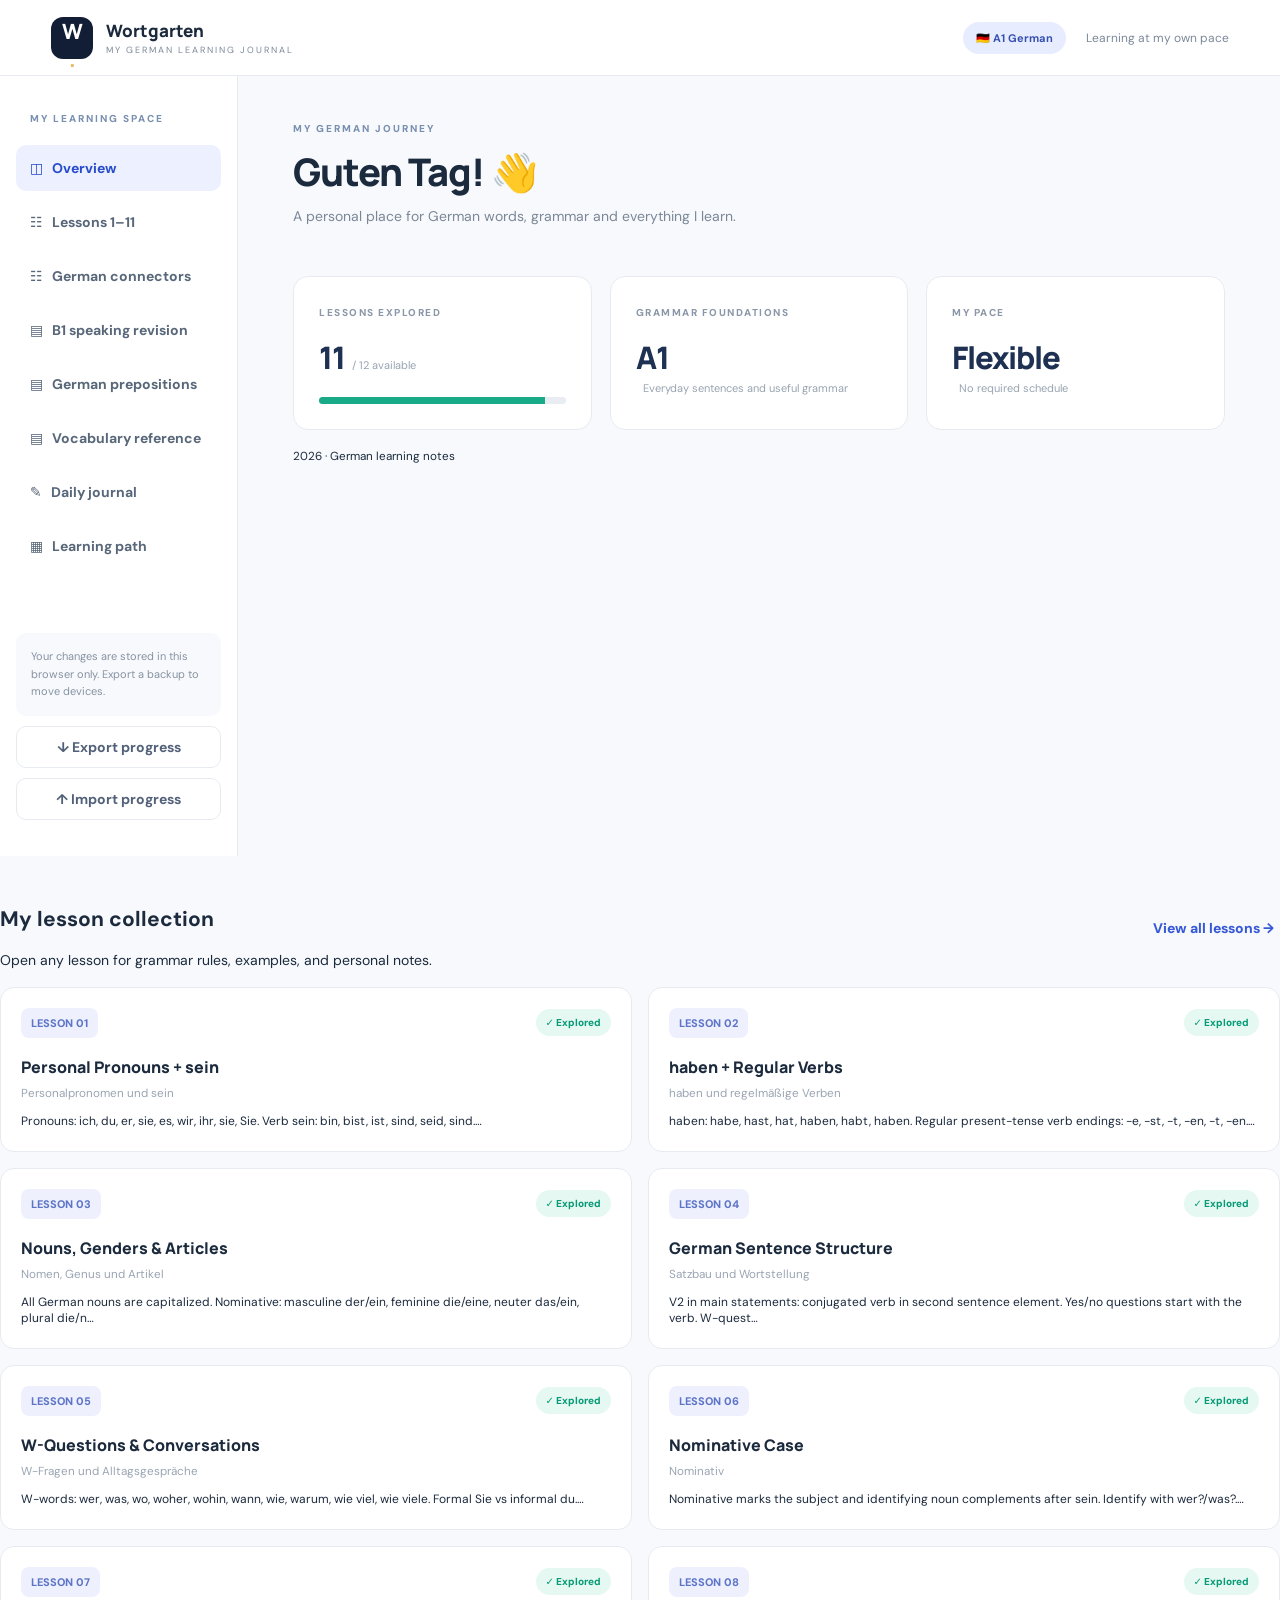
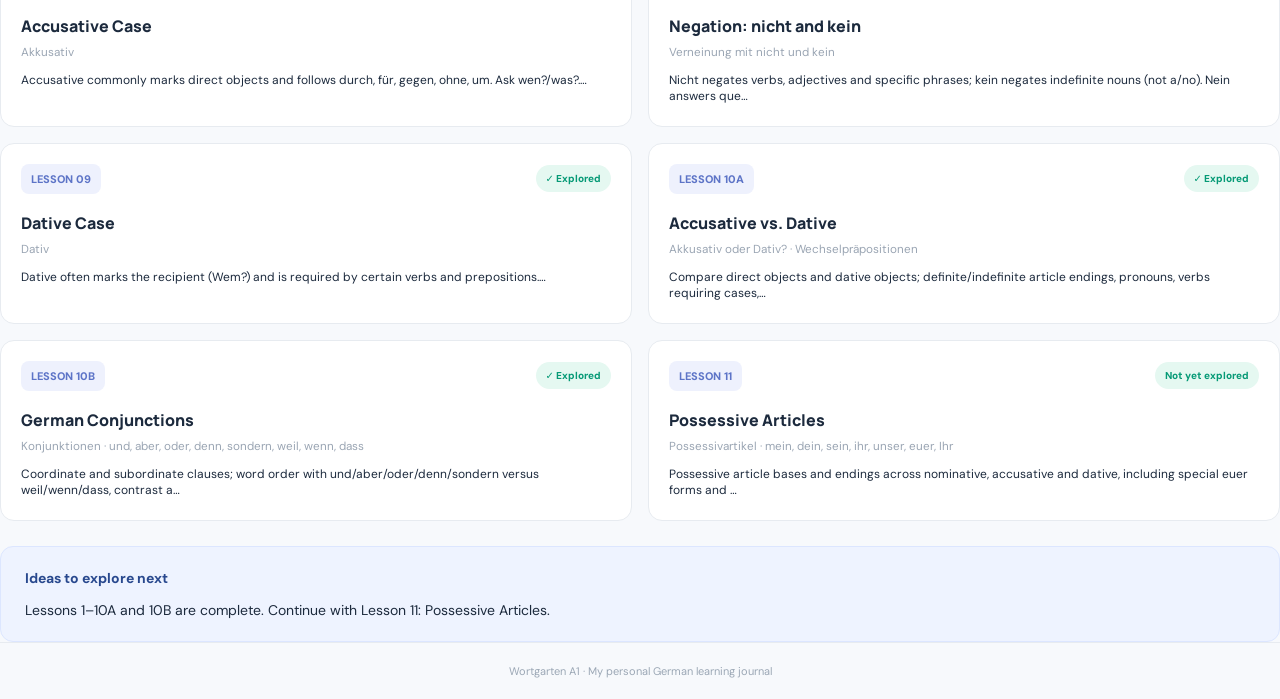
<file: index.html>
<!doctype html><html lang="en"><head><meta charset="utf-8"><meta name="viewport" content="width=device-width,initial-scale=1"><meta name="theme-color" content="#111e36"><meta name="description" content="Wortgarten A1 personal German learning journal: lessons, grammar and notes"><title>Wortgarten A1 · My German Learning Journal</title><link rel="stylesheet" href="style.css"></head><body>
<header class="top"><div class="brand"><span class="mark">W<span>.</span></span><div><strong>Wortgarten</strong><small>MY GERMAN LEARNING JOURNAL</small></div></div><div class="topright"><span class="pill">🇩🇪 A1 German</span><span class="subtle">Learning at my own pace</span></div></header>
<div class="shell"><aside class="sidebar"><p class="navcaption">MY LEARNING SPACE</p><button class="nav active" data-view="overview">◫ &nbsp; Overview</button><button class="nav" data-view="lessons">☷ &nbsp; Lessons 1–11</button><a class="nav" href="connectors.html" style="text-decoration:none">☷ &nbsp; German connectors</a><a class="nav" href="b1-speaking-revision.html" style="text-decoration:none">▤ &nbsp; B1 speaking revision</a><a class="nav" href="prepositions-guide.html" style="text-decoration:none">▤ &nbsp; German prepositions</a><a class="nav" href="vocabulary.html" style="text-decoration:none">▤ &nbsp; Vocabulary reference</a><button class="nav" data-view="journal">✎ &nbsp; Daily journal</button><button class="nav" data-view="plan">▦ &nbsp; Learning path</button><div class="sidebarbottom"><div class="tip">Your changes are stored in this browser only. Export a backup to move devices.</div><button class="smallbtn" id="exportBtn">↓ Export progress</button><label class="smallbtn import">↑ Import progress<input type="file" id="importFile" accept="application/json" hidden></label></div></aside>
<main class="content"><section id="overview" class="view active"><div class="eyebrow">MY GERMAN JOURNEY</div><div class="headrow"><div><h1>Guten Tag! <span class="wave">👋</span></h1><p>A personal place for German words, grammar and everything I learn.</p></div></div><div class="metrics"><div class="metric"><label>LESSONS EXPLORED</label><div><strong id="doneCount">11</strong><span>/ 12 available</span></div><div class="track"><i id="doneBar"></i></div></div><div class="metric"><label>GRAMMAR FOUNDATIONS</label><div><strong>A1</strong></div><small>Everyday sentences and useful grammar</small></div><div class="metric"><label>MY PACE</label><div><strong>Flexible</strong></div><small>No required schedule</small></div><small>2026 · German learning notes</small></div></div><div class="sectiontop"><div><h2>My lesson collection</h2><p>Open any lesson for grammar rules, examples, and personal notes.</p></div><button class="textbtn" data-goto="lessons">View all lessons →</button></div><div id="overviewCards" class="cards"></div><div class="notice"><strong>Ideas to explore next</strong><p>Lessons 1–10A and 10B are complete. Continue with Lesson 11: Possessive Articles.</p></div></section>
<section id="lessons" class="view"><div class="eyebrow">MY LESSON LIBRARY</div><h1>Lessons 1–11</h1><p>Read grammar notes and examples, and add your own notes for each topic.</p><div class="filter"><input id="searchLessons" placeholder="Search lessons or grammar…" aria-label="Search lessons"><span id="lessonTally">12 topics</span></div><div id="lessonList" class="lessonlist"></div></section>
<section id="journal" class="view"><div class="eyebrow">PERSONAL LEARNING LOG</div><h1>Daily journal</h1><p>What did you study today? Add your notes and save them in this browser.</p><form id="journalForm" class="formbox"><label>Date<input type="date" id="journalDate" required></label><label>Topic / lesson<input type="text" id="journalTopic" placeholder="e.g., Akkusativ examples" required></label><label>What I learned<textarea id="journalText" rows="4" placeholder="New rules, examples, mistakes, questions…" required></textarea></label><button class="primary" type="submit">+ Add journal entry</button></form><div class="sectiontop"><h2>My entries</h2><button class="textbtn" id="printBtn">Print / Save PDF</button></div><div id="journalEntries"></div></section>
<section id="plan" class="view"><div class="eyebrow">PERSONAL LEARNING PATH</div><h1>My learning path</h1><p>Lessons 1–11 completed. Lesson 10: Accusative vs. Dative is next.</p><div class="timeline"><div><b>A1</b><span>Greetings, pronouns and everyday phrases</span><em>Foundations</em></div><div><b>A1</b><span>Verbs, articles and sentence structure</span><em>Explore</em></div><div><b>A1</b><span>Cases, questions and everyday conversations</span><em>Explore</em></div><div><b>Later</b><span>New vocabulary, reading, listening and writing</span><em>Optional</em></div></div><div class="notice"><strong>Publishing vs syncing</strong><p>GitHub Pages serves the site. Checkboxes and journal entries save to your browser's local storage, not to your Git repository. Use Export / Import for backups. Automatic cross-device syncing would need a backend or external service.</p></div></section></main></div><footer>Wortgarten A1 · My personal German learning journal</footer><script src="app.js"></script></body></html>
</file>
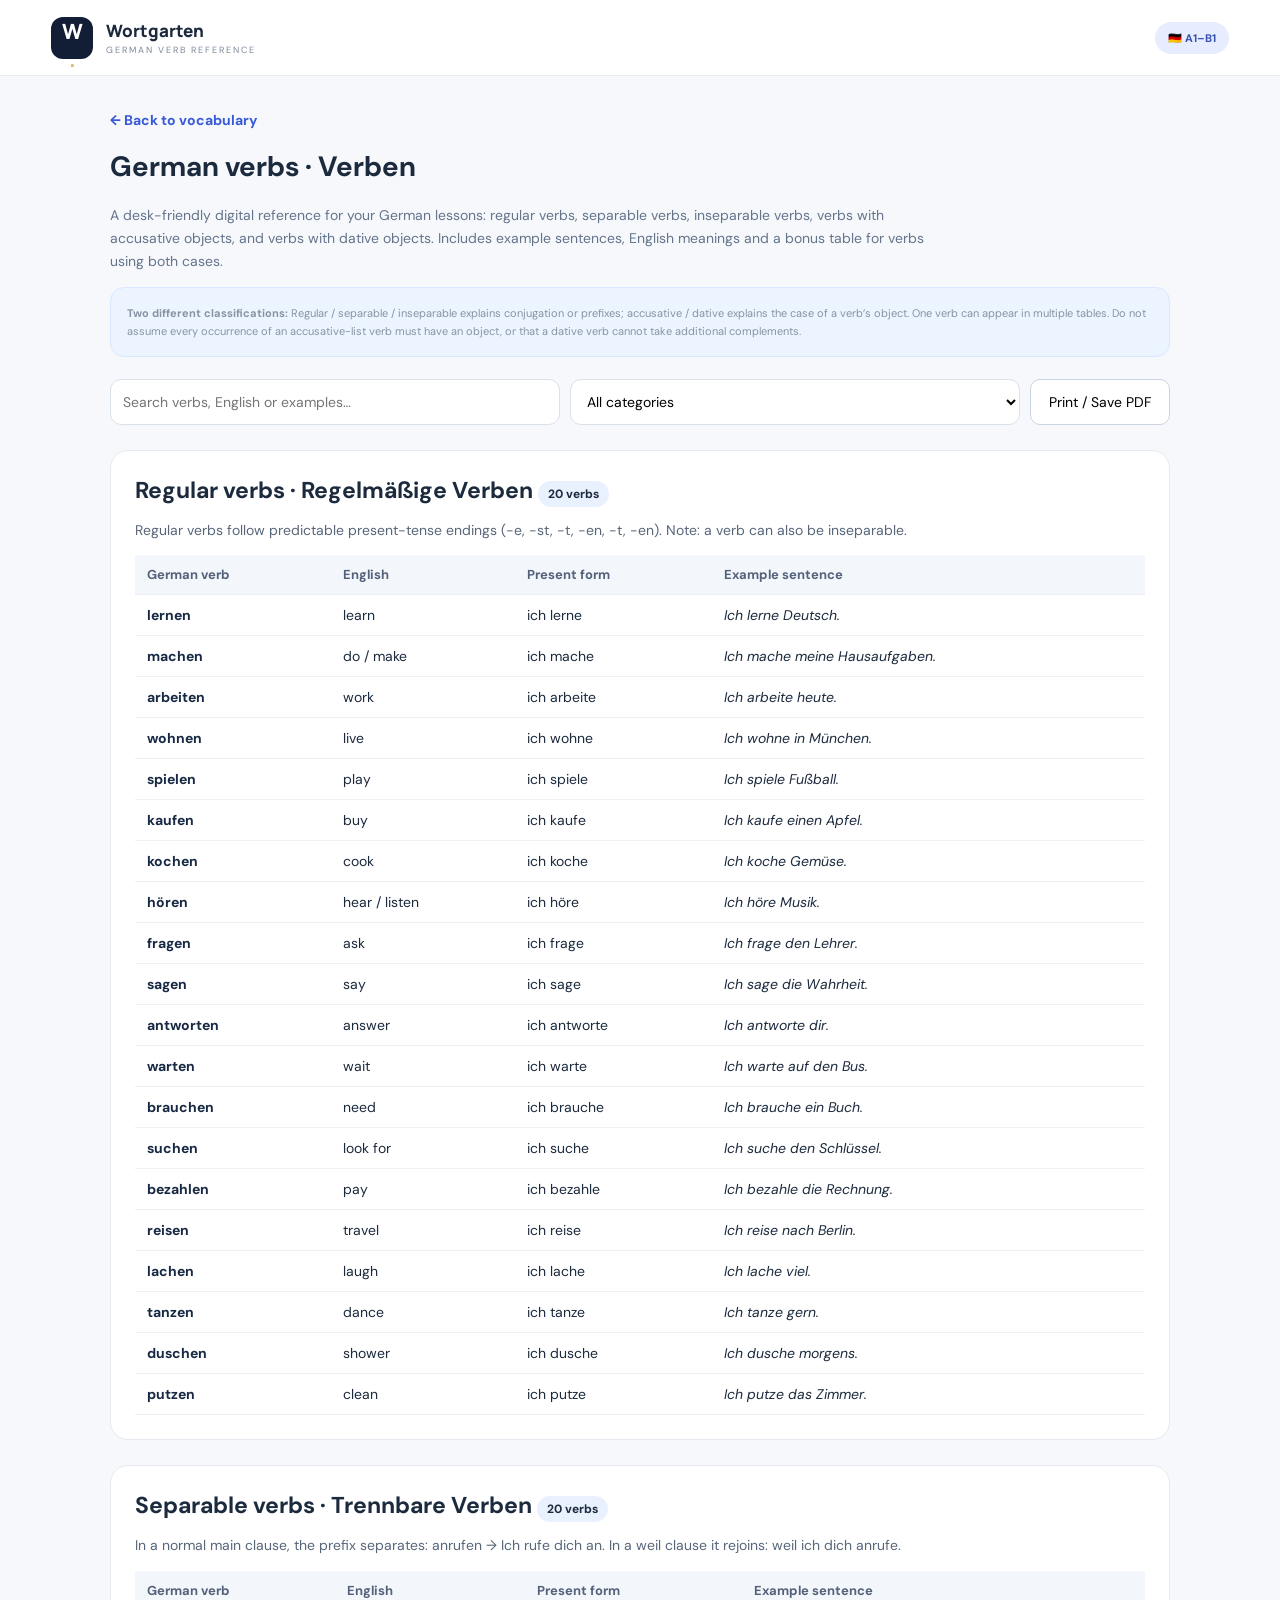
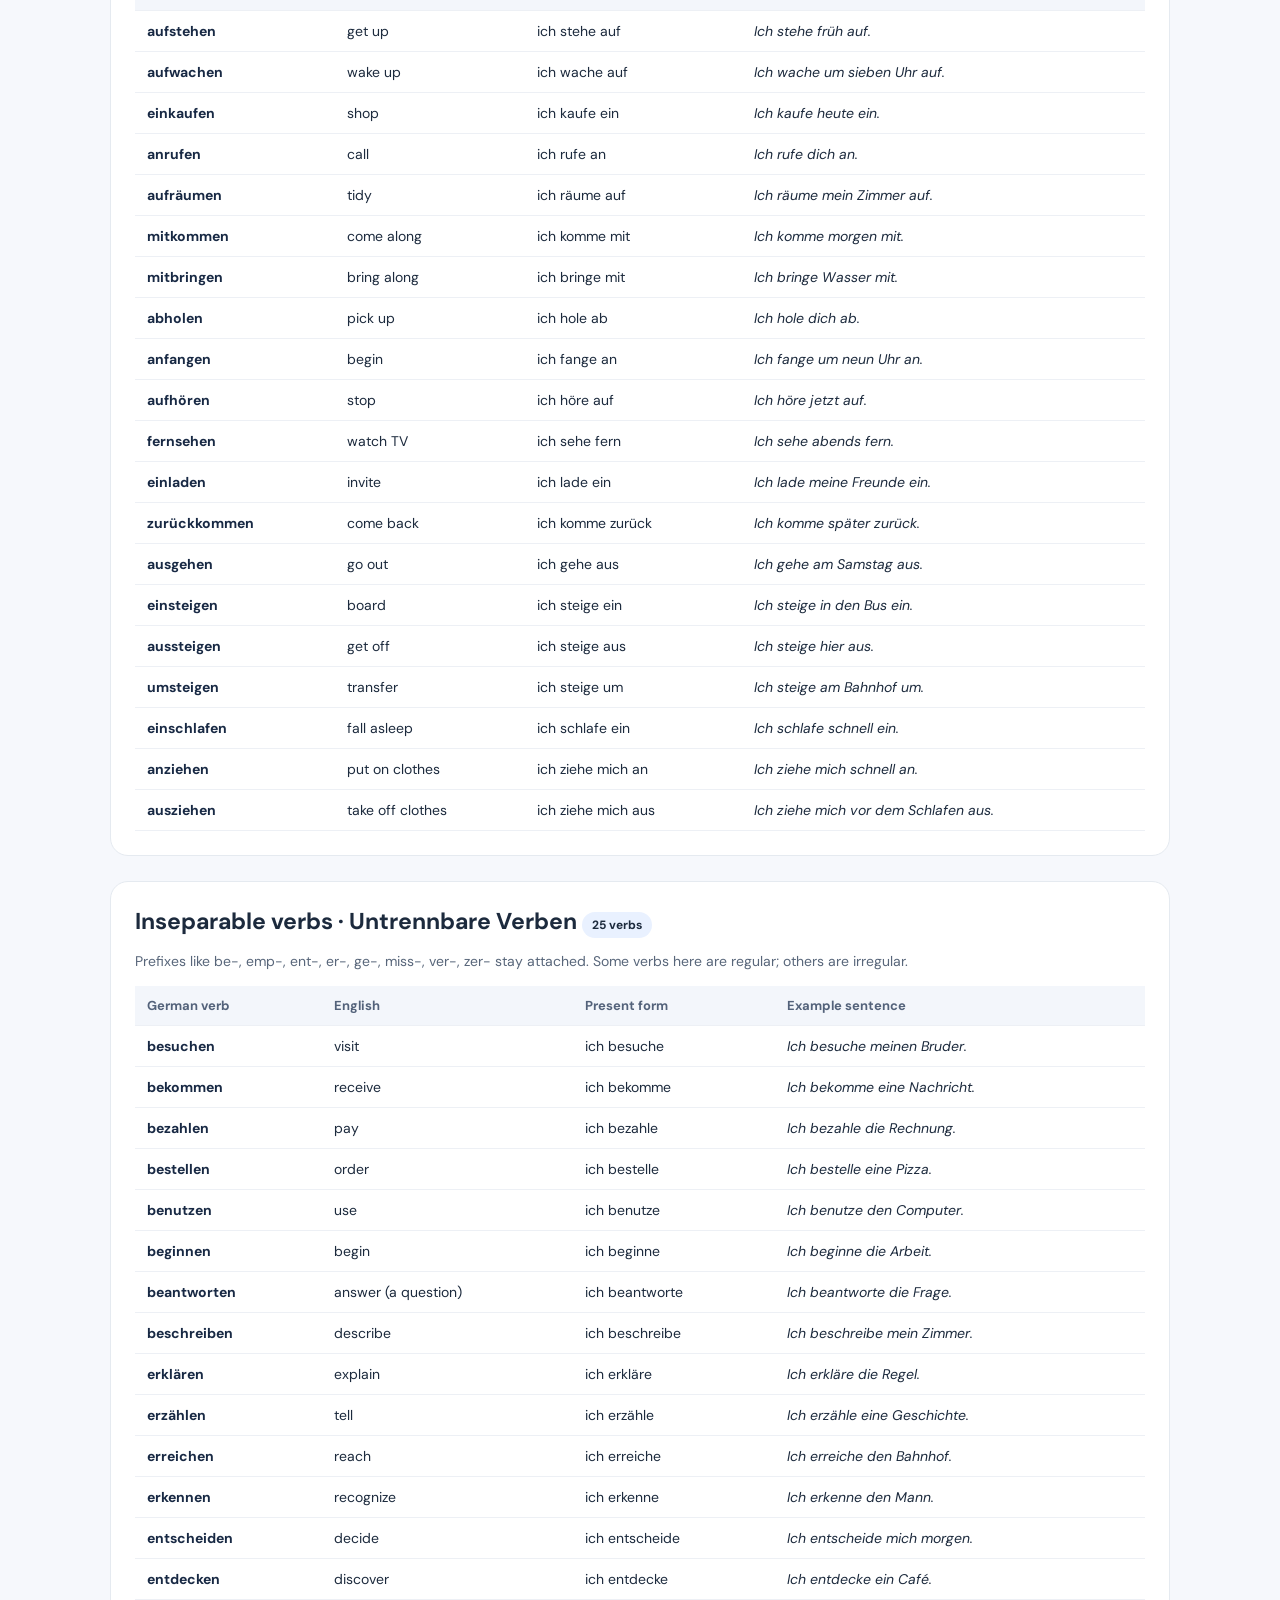
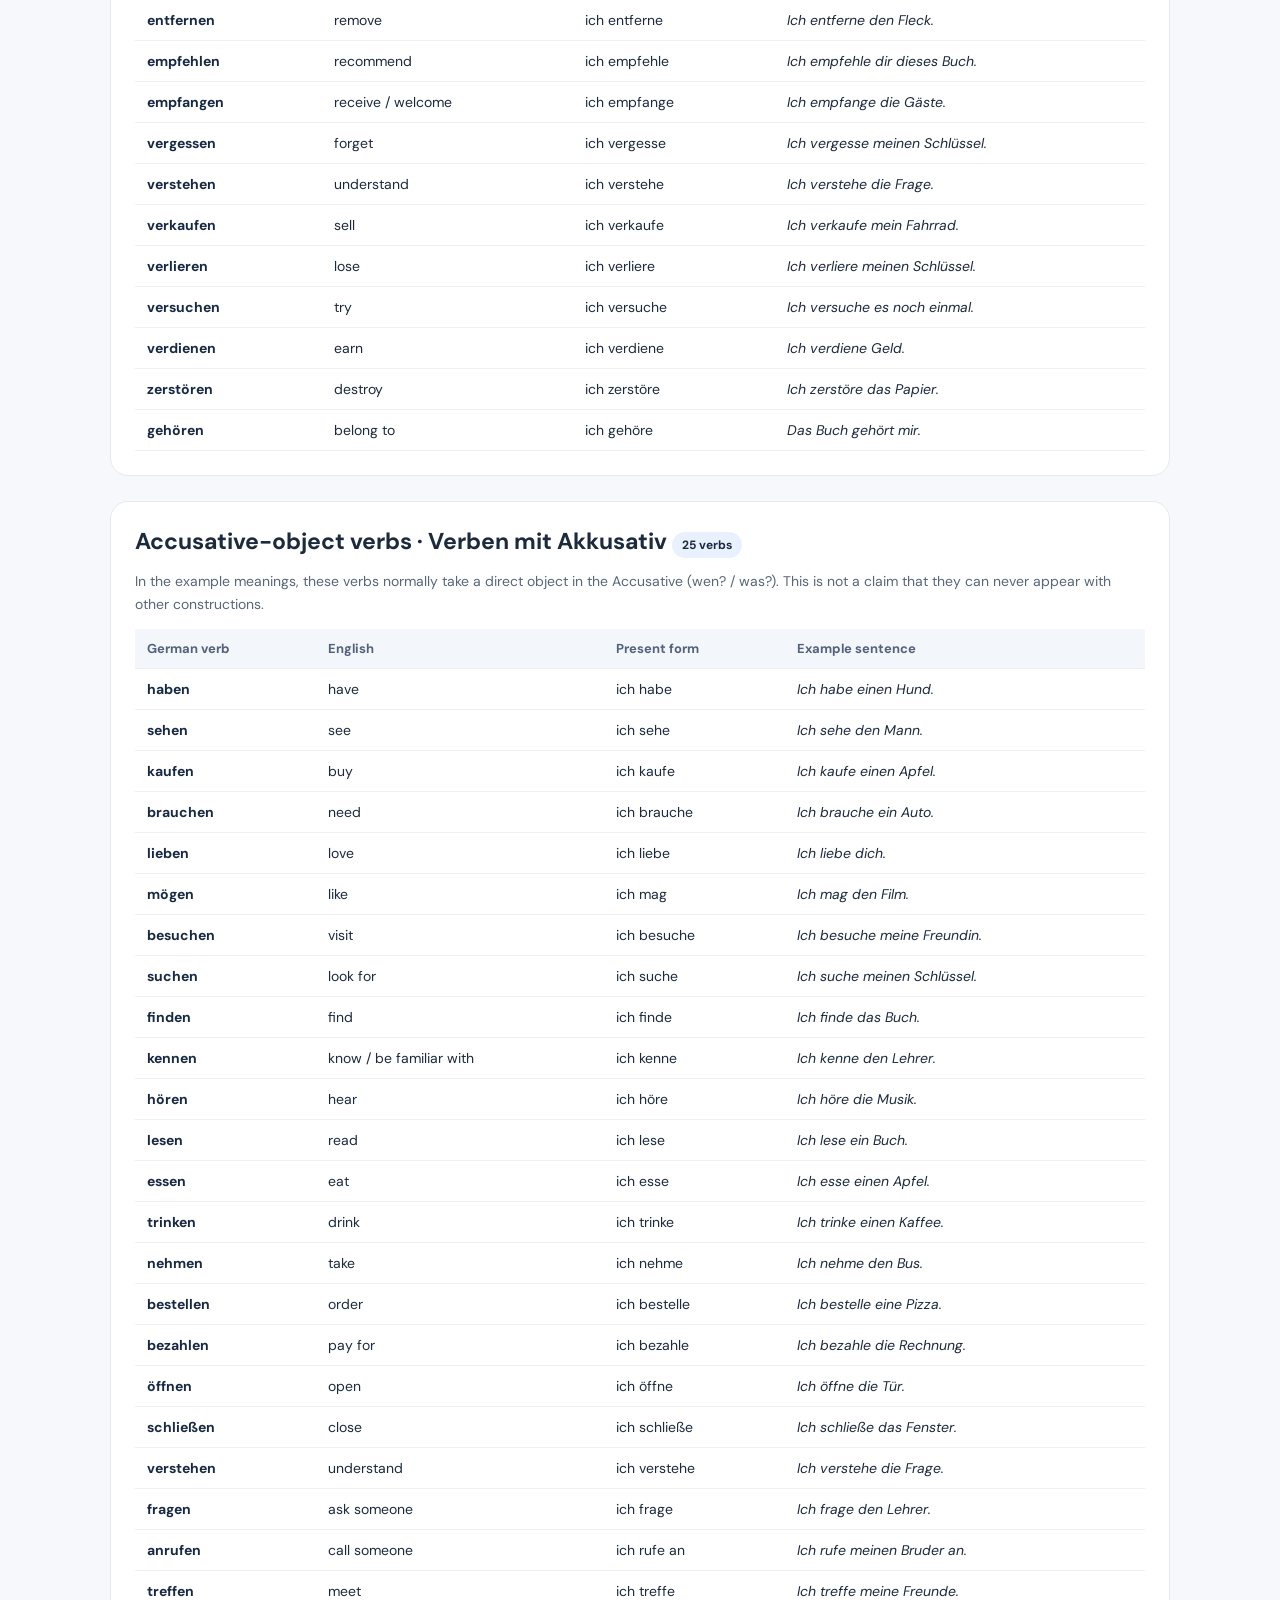
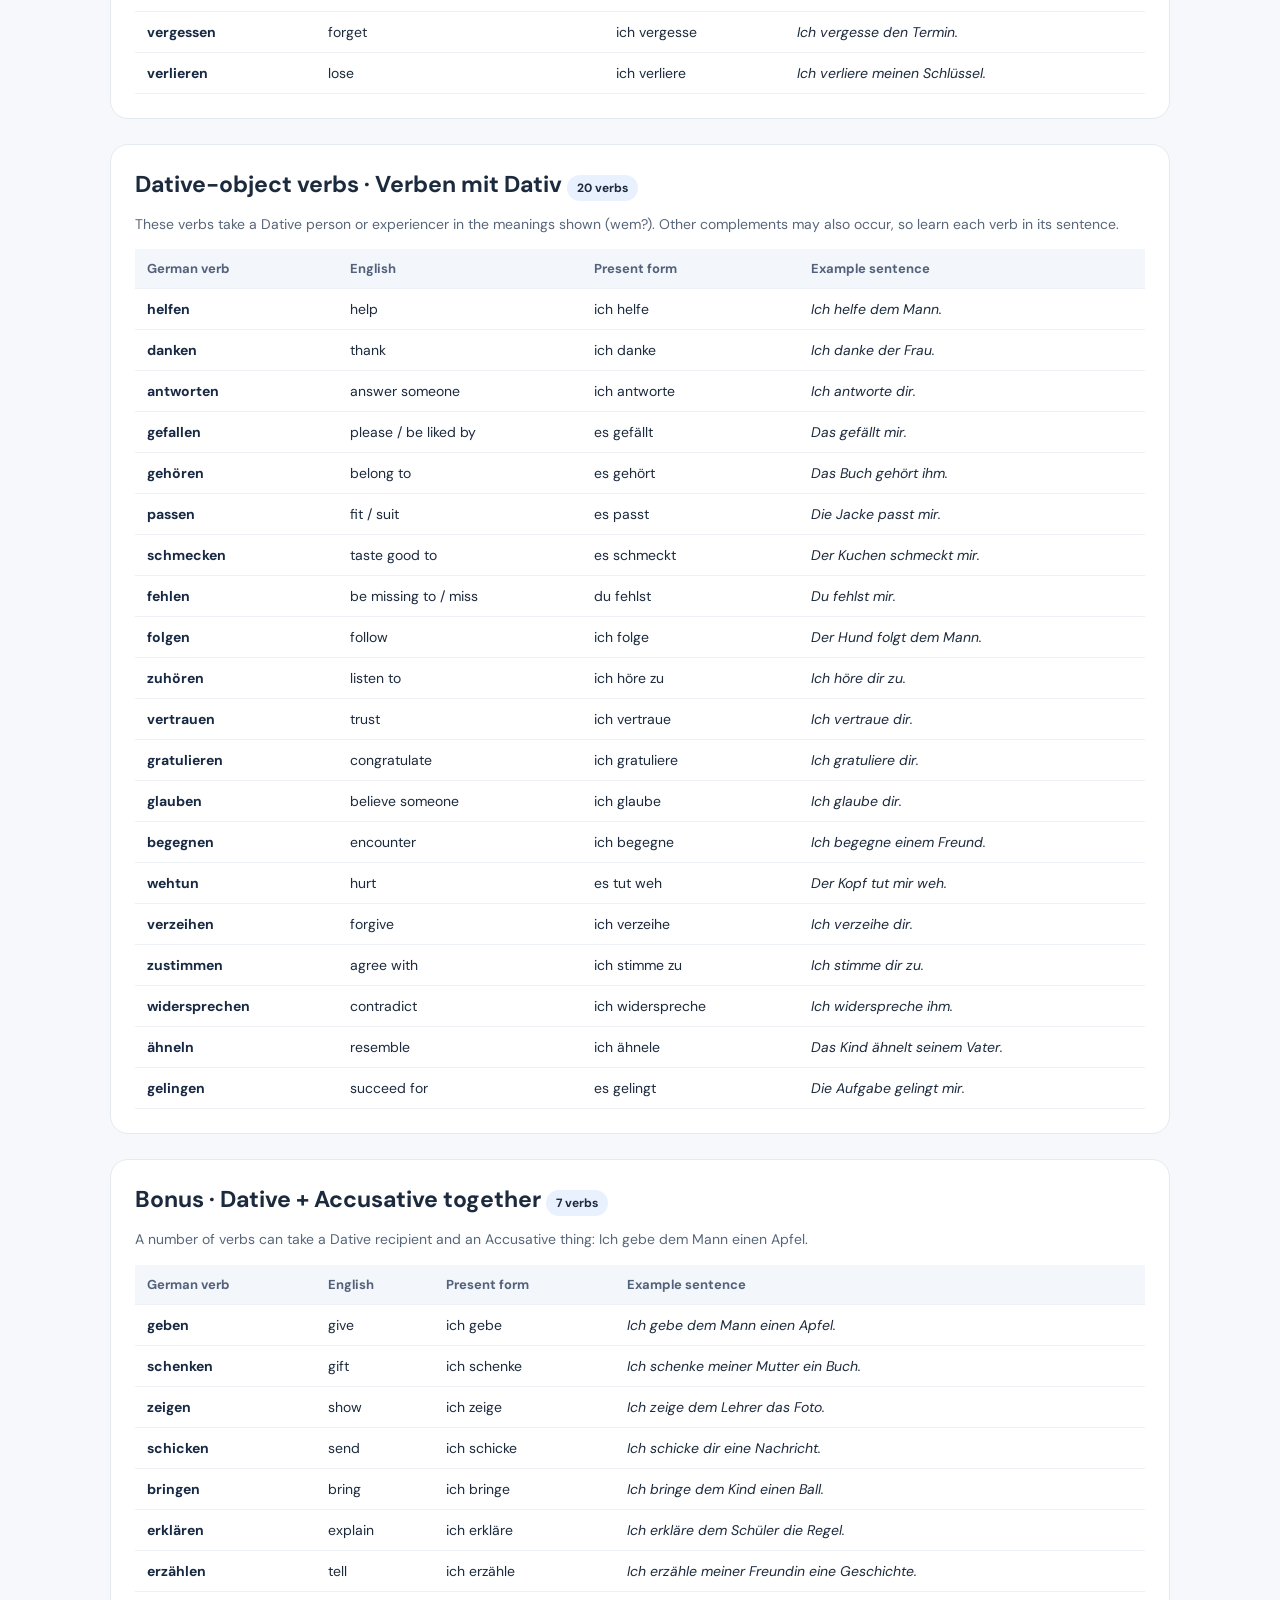
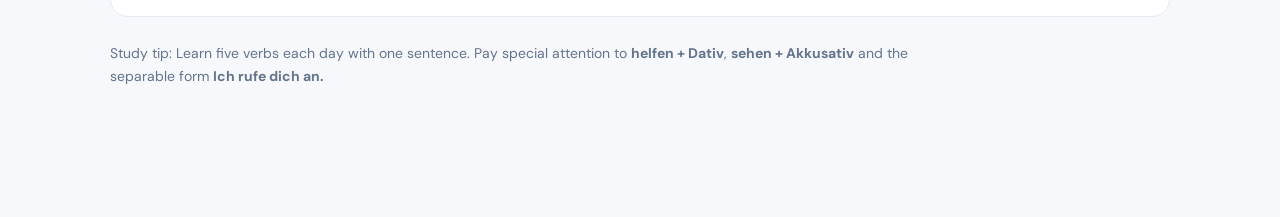
<file: verbs/index.html>
<!doctype html>
<html lang="en"><head><meta charset="utf-8"><meta name="viewport" content="width=device-width,initial-scale=1">
<title>Wortgarten · German Verb Reference</title><meta name="description" content="German A1–B1 verb reference: regular, separable, inseparable, accusative and dative verbs with English meanings and examples.">
<link rel="stylesheet" href="../style.css"><style>
*{box-sizing:border-box}body{background:#f6f8fc}.wrap{max-width:1100px;margin:35px auto;padding:0 20px 80px}.back{color:#3759d7;text-decoration:none;font-weight:700}.lead{color:#64748b;line-height:1.65;max-width:820px}.toolbar{display:flex;flex-wrap:wrap;gap:10px;margin:22px 0}.toolbar input,.toolbar select{padding:12px;border:1px solid #d9e1ea;border-radius:11px;background:white;font:inherit;min-width:210px;flex:1}.tip{background:#ecf4ff;border:1px solid #d8e8ff;border-radius:14px;padding:16px;line-height:1.65}.group{margin:25px 0;background:white;border-radius:18px;border:1px solid #e5eaf0;padding:24px;overflow:auto}.group h2{font-size:23px;margin:0 0 8px}.group p{color:#58667a;line-height:1.6}.count{font-size:13px;color:#66758c}.tbl{width:100%;border-collapse:collapse;min-width:570px}.tbl th{text-align:left;color:#53627a;background:#f3f6fb;font-size:13px}.tbl th,.tbl td{border-bottom:1px solid #edf0f5;padding:11px 12px;vertical-align:top}.tbl td:first-child{font-weight:700;color:#182944}.tbl td:nth-child(4){font-style:italic}.badge{font-size:12px;background:#e9f1ff;border-radius:20px;padding:5px 10px}.empty{padding:20px;color:#64748b}@media(max-width:650px){.group{padding:15px}.wrap{padding:0 13px 40px}.group h2{font-size:20px}}@media print{.top,.back,.toolbar{display:none!important}.wrap{margin:0;padding:0}.group{break-inside:avoid;border:1px solid #bbb}}
</style></head><body><header class="top"><div class="brand"><span class="mark">W<span>.</span></span><div><strong>Wortgarten</strong><small>GERMAN VERB REFERENCE</small></div></div><span class="pill">🇩🇪 A1–B1</span></header>
<main class="wrap"><a class="back" href="../vocabulary.html">← Back to vocabulary</a><h1>German verbs · Verben</h1>
<p class="lead">A desk-friendly digital reference for your German lessons: regular verbs, separable verbs, inseparable verbs, verbs with accusative objects, and verbs with dative objects. Includes example sentences, English meanings and a bonus table for verbs using both cases.</p>
<div class="tip"><strong>Two different classifications:</strong> Regular / separable / inseparable explains conjugation or prefixes; accusative / dative explains the case of a verb’s object. One verb can appear in multiple tables. Do not assume every occurrence of an accusative-list verb must have an object, or that a dative verb cannot take additional complements.</div>
<div class="toolbar"><input id="search" type="search" placeholder="Search verbs, English or examples…" aria-label="Search verbs"><select id="filter" aria-label="Filter categories"><option value="all">All categories</option></select><button id="print" type="button" style="padding:11px 18px;border-radius:10px;border:1px solid #cbd5e1;background:#fff;cursor:pointer">Print / Save PDF</button></div>
<div id="groups"></div><p class="lead">Study tip: Learn five verbs each day with one sentence. Pay special attention to <strong>helfen + Dativ</strong>, <strong>sehen + Akkusativ</strong> and the separable form <strong>Ich rufe dich an.</strong></p></main>
<script>
const DATA=[["Regular verbs · Regelmäßige Verben","Regular verbs follow predictable present-tense endings (-e, -st, -t, -en, -t, -en). Note: a verb can also be inseparable.",[["lernen","learn","ich lerne","Ich lerne Deutsch."],["machen","do / make","ich mache","Ich mache meine Hausaufgaben."],["arbeiten","work","ich arbeite","Ich arbeite heute."],["wohnen","live","ich wohne","Ich wohne in München."],["spielen","play","ich spiele","Ich spiele Fußball."],["kaufen","buy","ich kaufe","Ich kaufe einen Apfel."],["kochen","cook","ich koche","Ich koche Gemüse."],["hören","hear / listen","ich höre","Ich höre Musik."],["fragen","ask","ich frage","Ich frage den Lehrer."],["sagen","say","ich sage","Ich sage die Wahrheit."],["antworten","answer","ich antworte","Ich antworte dir."],["warten","wait","ich warte","Ich warte auf den Bus."],["brauchen","need","ich brauche","Ich brauche ein Buch."],["suchen","look for","ich suche","Ich suche den Schlüssel."],["bezahlen","pay","ich bezahle","Ich bezahle die Rechnung."],["reisen","travel","ich reise","Ich reise nach Berlin."],["lachen","laugh","ich lache","Ich lache viel."],["tanzen","dance","ich tanze","Ich tanze gern."],["duschen","shower","ich dusche","Ich dusche morgens."],["putzen","clean","ich putze","Ich putze das Zimmer."]]],["Separable verbs · Trennbare Verben","In a normal main clause, the prefix separates: anrufen → Ich rufe dich an. In a weil clause it rejoins: weil ich dich anrufe.",[["aufstehen","get up","ich stehe auf","Ich stehe früh auf."],["aufwachen","wake up","ich wache auf","Ich wache um sieben Uhr auf."],["einkaufen","shop","ich kaufe ein","Ich kaufe heute ein."],["anrufen","call","ich rufe an","Ich rufe dich an."],["aufräumen","tidy","ich räume auf","Ich räume mein Zimmer auf."],["mitkommen","come along","ich komme mit","Ich komme morgen mit."],["mitbringen","bring along","ich bringe mit","Ich bringe Wasser mit."],["abholen","pick up","ich hole ab","Ich hole dich ab."],["anfangen","begin","ich fange an","Ich fange um neun Uhr an."],["aufhören","stop","ich höre auf","Ich höre jetzt auf."],["fernsehen","watch TV","ich sehe fern","Ich sehe abends fern."],["einladen","invite","ich lade ein","Ich lade meine Freunde ein."],["zurückkommen","come back","ich komme zurück","Ich komme später zurück."],["ausgehen","go out","ich gehe aus","Ich gehe am Samstag aus."],["einsteigen","board","ich steige ein","Ich steige in den Bus ein."],["aussteigen","get off","ich steige aus","Ich steige hier aus."],["umsteigen","transfer","ich steige um","Ich steige am Bahnhof um."],["einschlafen","fall asleep","ich schlafe ein","Ich schlafe schnell ein."],["anziehen","put on clothes","ich ziehe mich an","Ich ziehe mich schnell an."],["ausziehen","take off clothes","ich ziehe mich aus","Ich ziehe mich vor dem Schlafen aus."]]],["Inseparable verbs · Untrennbare Verben","Prefixes like be-, emp-, ent-, er-, ge-, miss-, ver-, zer- stay attached. Some verbs here are regular; others are irregular.",[["besuchen","visit","ich besuche","Ich besuche meinen Bruder."],["bekommen","receive","ich bekomme","Ich bekomme eine Nachricht."],["bezahlen","pay","ich bezahle","Ich bezahle die Rechnung."],["bestellen","order","ich bestelle","Ich bestelle eine Pizza."],["benutzen","use","ich benutze","Ich benutze den Computer."],["beginnen","begin","ich beginne","Ich beginne die Arbeit."],["beantworten","answer (a question)","ich beantworte","Ich beantworte die Frage."],["beschreiben","describe","ich beschreibe","Ich beschreibe mein Zimmer."],["erklären","explain","ich erkläre","Ich erkläre die Regel."],["erzählen","tell","ich erzähle","Ich erzähle eine Geschichte."],["erreichen","reach","ich erreiche","Ich erreiche den Bahnhof."],["erkennen","recognize","ich erkenne","Ich erkenne den Mann."],["entscheiden","decide","ich entscheide","Ich entscheide mich morgen."],["entdecken","discover","ich entdecke","Ich entdecke ein Café."],["entfernen","remove","ich entferne","Ich entferne den Fleck."],["empfehlen","recommend","ich empfehle","Ich empfehle dir dieses Buch."],["empfangen","receive / welcome","ich empfange","Ich empfange die Gäste."],["vergessen","forget","ich vergesse","Ich vergesse meinen Schlüssel."],["verstehen","understand","ich verstehe","Ich verstehe die Frage."],["verkaufen","sell","ich verkaufe","Ich verkaufe mein Fahrrad."],["verlieren","lose","ich verliere","Ich verliere meinen Schlüssel."],["versuchen","try","ich versuche","Ich versuche es noch einmal."],["verdienen","earn","ich verdiene","Ich verdiene Geld."],["zerstören","destroy","ich zerstöre","Ich zerstöre das Papier."],["gehören","belong to","ich gehöre","Das Buch gehört mir."]]],["Accusative-object verbs · Verben mit Akkusativ","In the example meanings, these verbs normally take a direct object in the Accusative (wen? / was?). This is not a claim that they can never appear with other constructions.",[["haben","have","ich habe","Ich habe einen Hund."],["sehen","see","ich sehe","Ich sehe den Mann."],["kaufen","buy","ich kaufe","Ich kaufe einen Apfel."],["brauchen","need","ich brauche","Ich brauche ein Auto."],["lieben","love","ich liebe","Ich liebe dich."],["mögen","like","ich mag","Ich mag den Film."],["besuchen","visit","ich besuche","Ich besuche meine Freundin."],["suchen","look for","ich suche","Ich suche meinen Schlüssel."],["finden","find","ich finde","Ich finde das Buch."],["kennen","know / be familiar with","ich kenne","Ich kenne den Lehrer."],["hören","hear","ich höre","Ich höre die Musik."],["lesen","read","ich lese","Ich lese ein Buch."],["essen","eat","ich esse","Ich esse einen Apfel."],["trinken","drink","ich trinke","Ich trinke einen Kaffee."],["nehmen","take","ich nehme","Ich nehme den Bus."],["bestellen","order","ich bestelle","Ich bestelle eine Pizza."],["bezahlen","pay for","ich bezahle","Ich bezahle die Rechnung."],["öffnen","open","ich öffne","Ich öffne die Tür."],["schließen","close","ich schließe","Ich schließe das Fenster."],["verstehen","understand","ich verstehe","Ich verstehe die Frage."],["fragen","ask someone","ich frage","Ich frage den Lehrer."],["anrufen","call someone","ich rufe an","Ich rufe meinen Bruder an."],["treffen","meet","ich treffe","Ich treffe meine Freunde."],["vergessen","forget","ich vergesse","Ich vergesse den Termin."],["verlieren","lose","ich verliere","Ich verliere meinen Schlüssel."]]],["Dative-object verbs · Verben mit Dativ","These verbs take a Dative person or experiencer in the meanings shown (wem?). Other complements may also occur, so learn each verb in its sentence.",[["helfen","help","ich helfe","Ich helfe dem Mann."],["danken","thank","ich danke","Ich danke der Frau."],["antworten","answer someone","ich antworte","Ich antworte dir."],["gefallen","please / be liked by","es gefällt","Das gefällt mir."],["gehören","belong to","es gehört","Das Buch gehört ihm."],["passen","fit / suit","es passt","Die Jacke passt mir."],["schmecken","taste good to","es schmeckt","Der Kuchen schmeckt mir."],["fehlen","be missing to / miss","du fehlst","Du fehlst mir."],["folgen","follow","ich folge","Der Hund folgt dem Mann."],["zuhören","listen to","ich höre zu","Ich höre dir zu."],["vertrauen","trust","ich vertraue","Ich vertraue dir."],["gratulieren","congratulate","ich gratuliere","Ich gratuliere dir."],["glauben","believe someone","ich glaube","Ich glaube dir."],["begegnen","encounter","ich begegne","Ich begegne einem Freund."],["wehtun","hurt","es tut weh","Der Kopf tut mir weh."],["verzeihen","forgive","ich verzeihe","Ich verzeihe dir."],["zustimmen","agree with","ich stimme zu","Ich stimme dir zu."],["widersprechen","contradict","ich widerspreche","Ich widerspreche ihm."],["ähneln","resemble","ich ähnele","Das Kind ähnelt seinem Vater."],["gelingen","succeed for","es gelingt","Die Aufgabe gelingt mir."]]],["Bonus · Dative + Accusative together","A number of verbs can take a Dative recipient and an Accusative thing: Ich gebe dem Mann einen Apfel.",[["geben","give","ich gebe","Ich gebe dem Mann einen Apfel."],["schenken","gift","ich schenke","Ich schenke meiner Mutter ein Buch."],["zeigen","show","ich zeige","Ich zeige dem Lehrer das Foto."],["schicken","send","ich schicke","Ich schicke dir eine Nachricht."],["bringen","bring","ich bringe","Ich bringe dem Kind einen Ball."],["erklären","explain","ich erkläre","Ich erkläre dem Schüler die Regel."],["erzählen","tell","ich erzähle","Ich erzähle meiner Freundin eine Geschichte."]]]];
const root=document.getElementById('groups'),search=document.getElementById('search'),filter=document.getElementById('filter');
DATA.forEach((s,i)=>{const o=document.createElement('option');o.value=String(i);o.textContent=s[0];filter.appendChild(o)});
function esc(x){return String(x).replace(/[&<>"']/g,c=>({'&':'&amp;','<':'&lt;','>':'&gt;','"':'&quot;',"'":'&#39;'}[c]))}
function render(){const q=search.value.toLocaleLowerCase('de').trim(),f=filter.value;root.innerHTML='';let seen=0;DATA.forEach((s,i)=>{if(f!=='all'&&f!==String(i))return;const rows=s[2].filter(r=>!q||[s[0],...r].join(' ').toLocaleLowerCase('de').includes(q));if(!rows.length)return;seen+=rows.length;const el=document.createElement('section');el.className='group';el.innerHTML='<h2>'+esc(s[0])+' <span class="badge">'+rows.length+' verbs</span></h2><p>'+esc(s[1])+'</p><table class="tbl"><thead><tr><th>German verb</th><th>English</th><th>Present form</th><th>Example sentence</th></tr></thead><tbody>'+rows.map(r=>'<tr>'+r.map(x=>'<td>'+esc(x)+'</td>').join('')+'</tr>').join('')+'</tbody></table>';root.appendChild(el)});if(!seen)root.innerHTML='<p class="empty">No matching verbs. Try another search.</p>'}
search.addEventListener('input',render);filter.addEventListener('change',render);document.getElementById('print').addEventListener('click',()=>window.print());render();
</script></body></html>
</file>
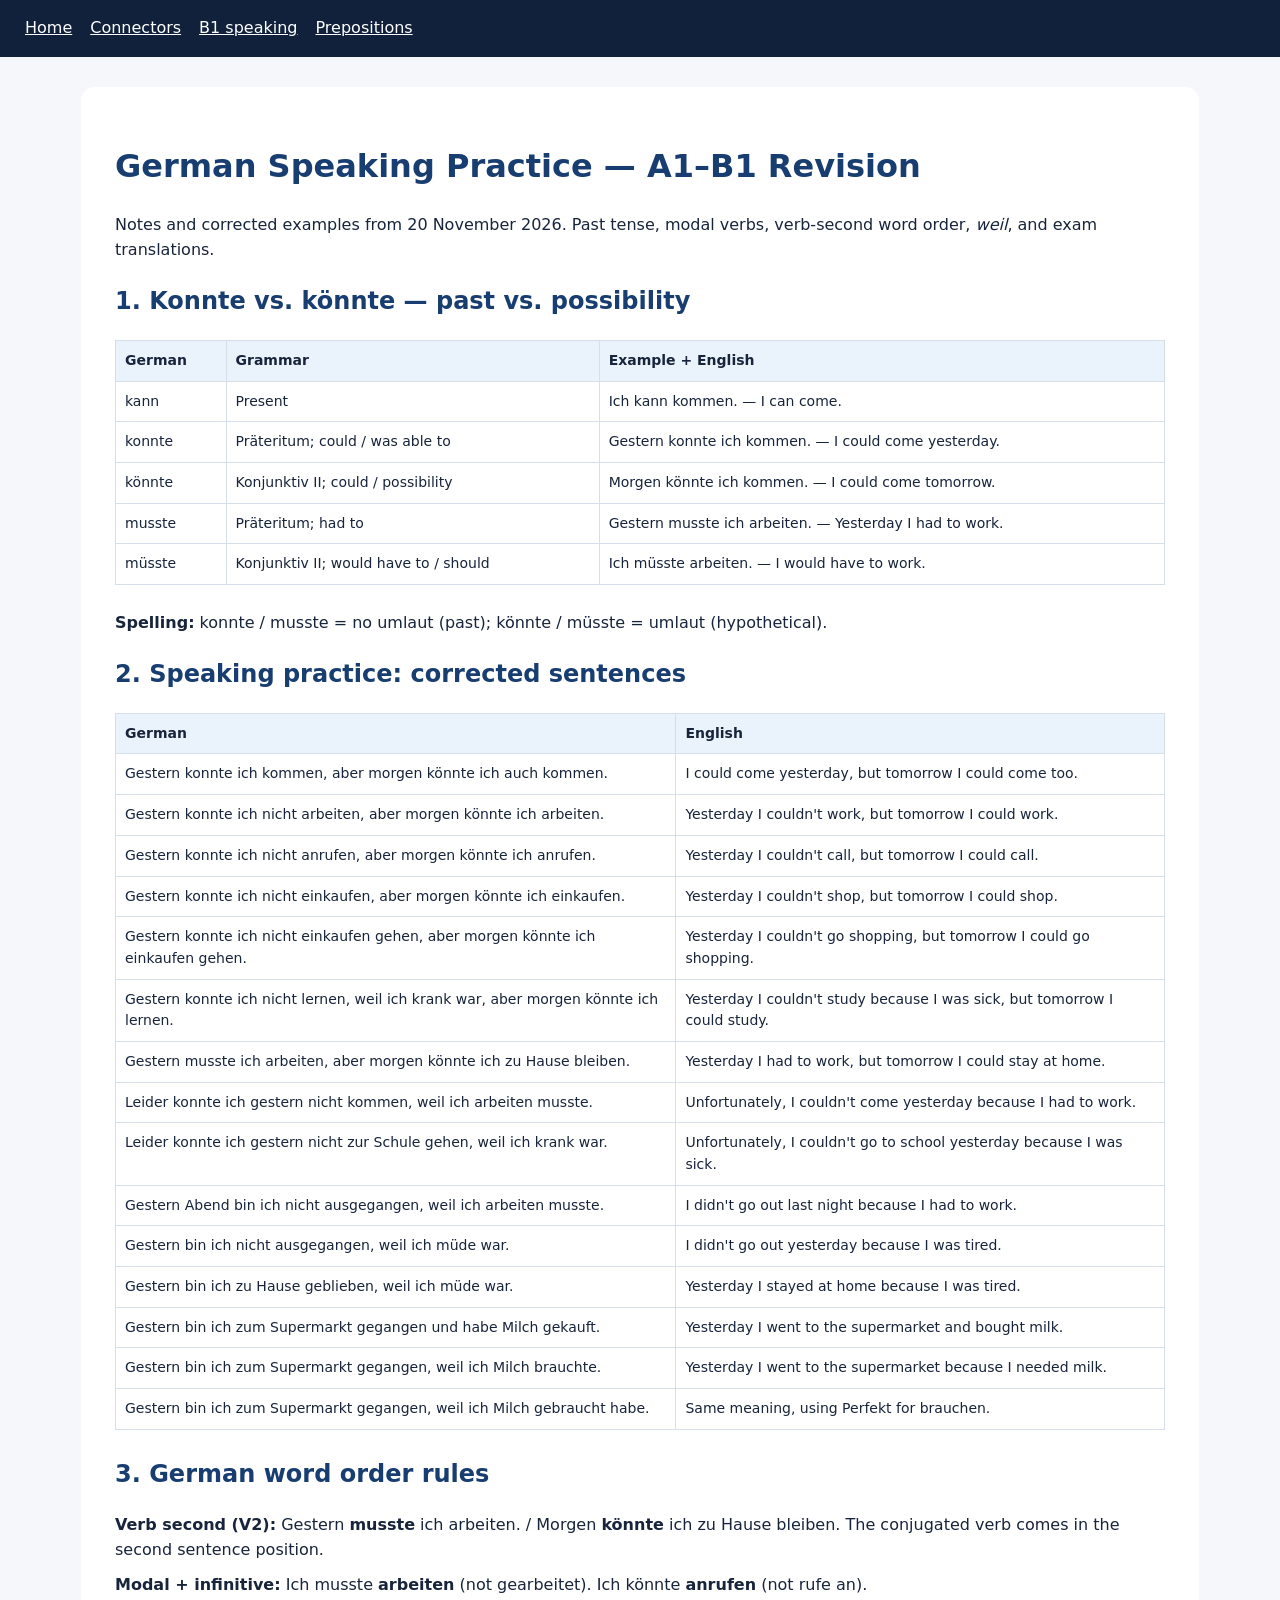
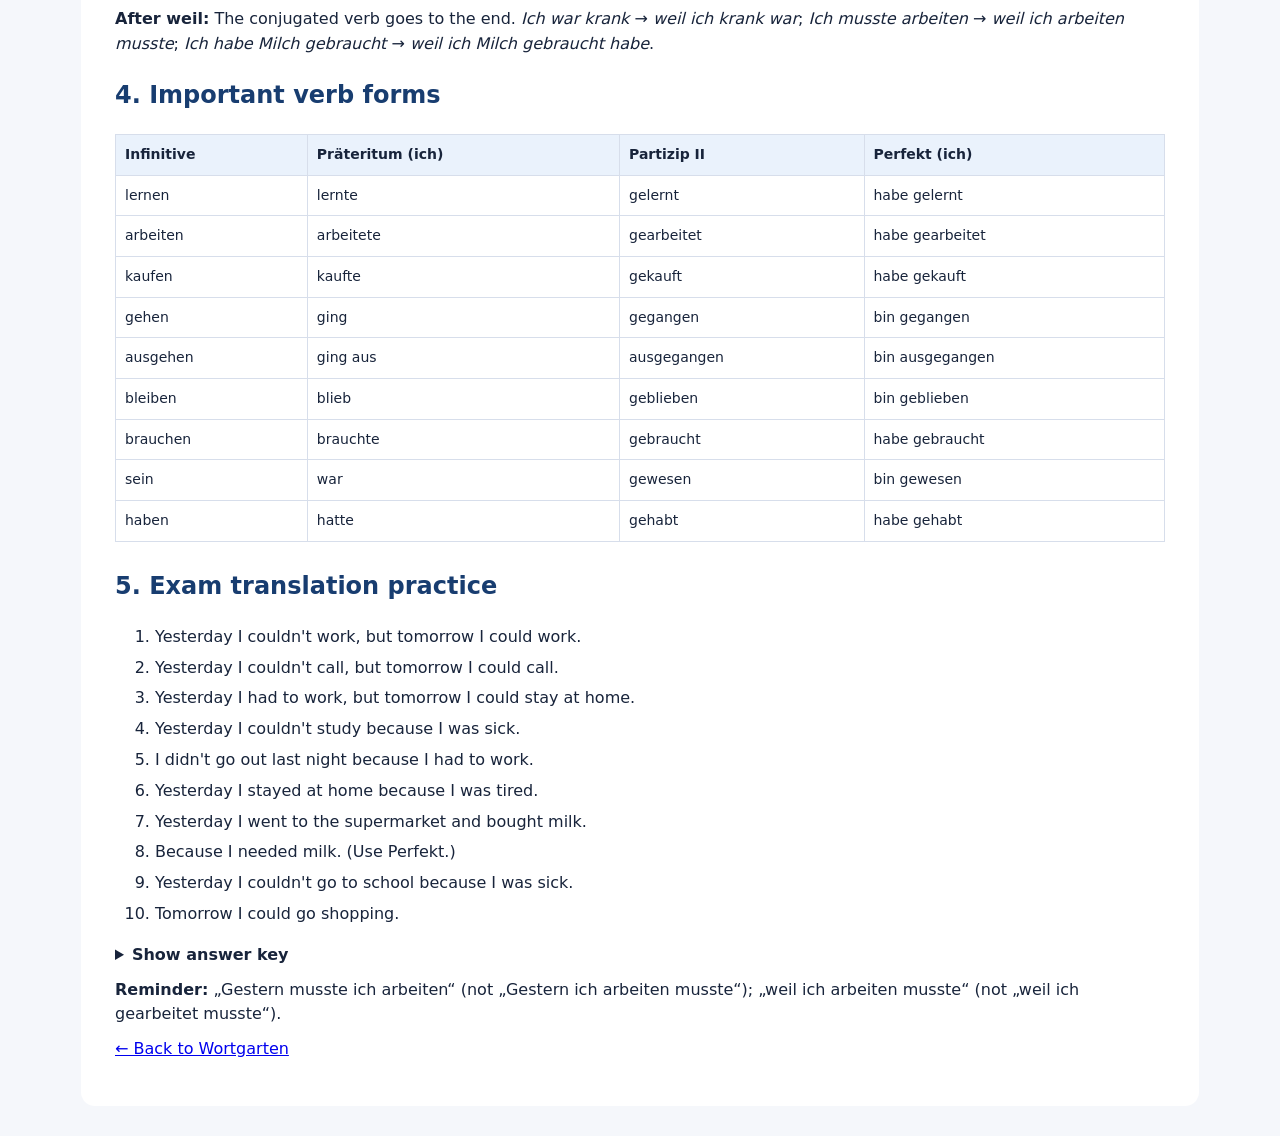
<file: b1-speaking-revision.html>
<!doctype html><html lang="en"><head><meta charset="utf-8"><meta name="viewport" content="width=device-width,initial-scale=1"><title>German B1 Speaking Revision | Wortgarten</title><style>body{font:16px/1.55 system-ui,Arial,sans-serif;background:#f5f7fb;color:#18243b;margin:0}main{max-width:1050px;margin:30px auto;background:white;padding:34px;border-radius:14px}h1,h2{color:#183d70}table{border-collapse:collapse;width:100%;font-size:14px;margin:14px 0 26px}th,td{border:1px solid #d7deeb;padding:9px;text-align:left;vertical-align:top}th{background:#eaf2fc}p{margin:10px 0}nav{padding:16px 25px;background:#11213b}nav a{color:white;margin-right:18px}li{margin:6px 0}@media print{body{background:white}main{margin:0;padding:5mm}nav{display:none}h2{break-after:avoid}tr{break-inside:avoid}}</style></head><body><nav><a href="index.html">Home</a><a href="connectors.html">Connectors</a><a href="b1-speaking-revision.html">B1 speaking</a><a href="prepositions-guide.html">Prepositions</a></nav><main><h1>German Speaking Practice — A1–B1 Revision</h1><p>Notes and corrected examples from 20 November 2026. Past tense, modal verbs, verb-second word order, <em>weil</em>, and exam translations.</p>
<h2>1. Konnte vs. könnte — past vs. possibility</h2><table><thead><tr><th>German</th><th>Grammar</th><th>Example + English</th></tr></thead><tbody><tr><td>kann</td><td>Present</td><td>Ich kann kommen. — I can come.</td></tr><tr><td>konnte</td><td>Präteritum; could / was able to</td><td>Gestern konnte ich kommen. — I could come yesterday.</td></tr><tr><td>könnte</td><td>Konjunktiv II; could / possibility</td><td>Morgen könnte ich kommen. — I could come tomorrow.</td></tr><tr><td>musste</td><td>Präteritum; had to</td><td>Gestern musste ich arbeiten. — Yesterday I had to work.</td></tr><tr><td>müsste</td><td>Konjunktiv II; would have to / should</td><td>Ich müsste arbeiten. — I would have to work.</td></tr></tbody></table>
<p><strong>Spelling:</strong> konnte / musste = no umlaut (past); könnte / müsste = umlaut (hypothetical).</p>
<h2>2. Speaking practice: corrected sentences</h2><table><thead><tr><th>German</th><th>English</th></tr></thead><tbody><tr><td>Gestern konnte ich kommen, aber morgen könnte ich auch kommen.</td><td>I could come yesterday, but tomorrow I could come too.</td></tr><tr><td>Gestern konnte ich nicht arbeiten, aber morgen könnte ich arbeiten.</td><td>Yesterday I couldn't work, but tomorrow I could work.</td></tr><tr><td>Gestern konnte ich nicht anrufen, aber morgen könnte ich anrufen.</td><td>Yesterday I couldn't call, but tomorrow I could call.</td></tr><tr><td>Gestern konnte ich nicht einkaufen, aber morgen könnte ich einkaufen.</td><td>Yesterday I couldn't shop, but tomorrow I could shop.</td></tr><tr><td>Gestern konnte ich nicht einkaufen gehen, aber morgen könnte ich einkaufen gehen.</td><td>Yesterday I couldn't go shopping, but tomorrow I could go shopping.</td></tr><tr><td>Gestern konnte ich nicht lernen, weil ich krank war, aber morgen könnte ich lernen.</td><td>Yesterday I couldn't study because I was sick, but tomorrow I could study.</td></tr><tr><td>Gestern musste ich arbeiten, aber morgen könnte ich zu Hause bleiben.</td><td>Yesterday I had to work, but tomorrow I could stay at home.</td></tr><tr><td>Leider konnte ich gestern nicht kommen, weil ich arbeiten musste.</td><td>Unfortunately, I couldn't come yesterday because I had to work.</td></tr><tr><td>Leider konnte ich gestern nicht zur Schule gehen, weil ich krank war.</td><td>Unfortunately, I couldn't go to school yesterday because I was sick.</td></tr><tr><td>Gestern Abend bin ich nicht ausgegangen, weil ich arbeiten musste.</td><td>I didn't go out last night because I had to work.</td></tr><tr><td>Gestern bin ich nicht ausgegangen, weil ich müde war.</td><td>I didn't go out yesterday because I was tired.</td></tr><tr><td>Gestern bin ich zu Hause geblieben, weil ich müde war.</td><td>Yesterday I stayed at home because I was tired.</td></tr><tr><td>Gestern bin ich zum Supermarkt gegangen und habe Milch gekauft.</td><td>Yesterday I went to the supermarket and bought milk.</td></tr><tr><td>Gestern bin ich zum Supermarkt gegangen, weil ich Milch brauchte.</td><td>Yesterday I went to the supermarket because I needed milk.</td></tr><tr><td>Gestern bin ich zum Supermarkt gegangen, weil ich Milch gebraucht habe.</td><td>Same meaning, using Perfekt for brauchen.</td></tr></tbody></table>
<h2>3. German word order rules</h2><p><strong>Verb second (V2):</strong> Gestern <strong>musste</strong> ich arbeiten. / Morgen <strong>könnte</strong> ich zu Hause bleiben. The conjugated verb comes in the second sentence position.</p><p><strong>Modal + infinitive:</strong> Ich musste <strong>arbeiten</strong> (not gearbeitet). Ich könnte <strong>anrufen</strong> (not rufe an).</p><p><strong>After weil:</strong> The conjugated verb goes to the end. <em>Ich war krank</em> → <em>weil ich krank war</em>; <em>Ich musste arbeiten</em> → <em>weil ich arbeiten musste</em>; <em>Ich habe Milch gebraucht</em> → <em>weil ich Milch gebraucht habe</em>.</p>
<h2>4. Important verb forms</h2><table><thead><tr><th>Infinitive</th><th>Präteritum (ich)</th><th>Partizip II</th><th>Perfekt (ich)</th></tr></thead><tbody><tr><td>lernen</td><td>lernte</td><td>gelernt</td><td>habe gelernt</td></tr><tr><td>arbeiten</td><td>arbeitete</td><td>gearbeitet</td><td>habe gearbeitet</td></tr><tr><td>kaufen</td><td>kaufte</td><td>gekauft</td><td>habe gekauft</td></tr><tr><td>gehen</td><td>ging</td><td>gegangen</td><td>bin gegangen</td></tr><tr><td>ausgehen</td><td>ging aus</td><td>ausgegangen</td><td>bin ausgegangen</td></tr><tr><td>bleiben</td><td>blieb</td><td>geblieben</td><td>bin geblieben</td></tr><tr><td>brauchen</td><td>brauchte</td><td>gebraucht</td><td>habe gebraucht</td></tr><tr><td>sein</td><td>war</td><td>gewesen</td><td>bin gewesen</td></tr><tr><td>haben</td><td>hatte</td><td>gehabt</td><td>habe gehabt</td></tr></tbody></table>
<h2>5. Exam translation practice</h2><ol><li>Yesterday I couldn't work, but tomorrow I could work.</li><li>Yesterday I couldn't call, but tomorrow I could call.</li><li>Yesterday I had to work, but tomorrow I could stay at home.</li><li>Yesterday I couldn't study because I was sick.</li><li>I didn't go out last night because I had to work.</li><li>Yesterday I stayed at home because I was tired.</li><li>Yesterday I went to the supermarket and bought milk.</li><li>Because I needed milk. (Use Perfekt.)</li><li>Yesterday I couldn't go to school because I was sick.</li><li>Tomorrow I could go shopping.</li></ol>
<details><summary><strong>Show answer key</strong></summary><ol><li>Gestern konnte ich nicht arbeiten, aber morgen könnte ich arbeiten.</li><li>Gestern konnte ich nicht anrufen, aber morgen könnte ich anrufen.</li><li>Gestern musste ich arbeiten, aber morgen könnte ich zu Hause bleiben.</li><li>Gestern konnte ich nicht lernen, weil ich krank war.</li><li>Gestern Abend bin ich nicht ausgegangen, weil ich arbeiten musste.</li><li>Gestern bin ich zu Hause geblieben, weil ich müde war.</li><li>Gestern bin ich zum Supermarkt gegangen und habe Milch gekauft.</li><li>Weil ich Milch gebraucht habe.</li><li>Gestern konnte ich nicht zur Schule gehen, weil ich krank war.</li><li>Morgen könnte ich einkaufen gehen.</li></ol></details><p><strong>Reminder:</strong> „Gestern musste ich arbeiten“ (not „Gestern ich arbeiten musste“); „weil ich arbeiten musste“ (not „weil ich gearbeitet musste“).</p><p><a href="index.html">← Back to Wortgarten</a></p></main></body></html>
</file>
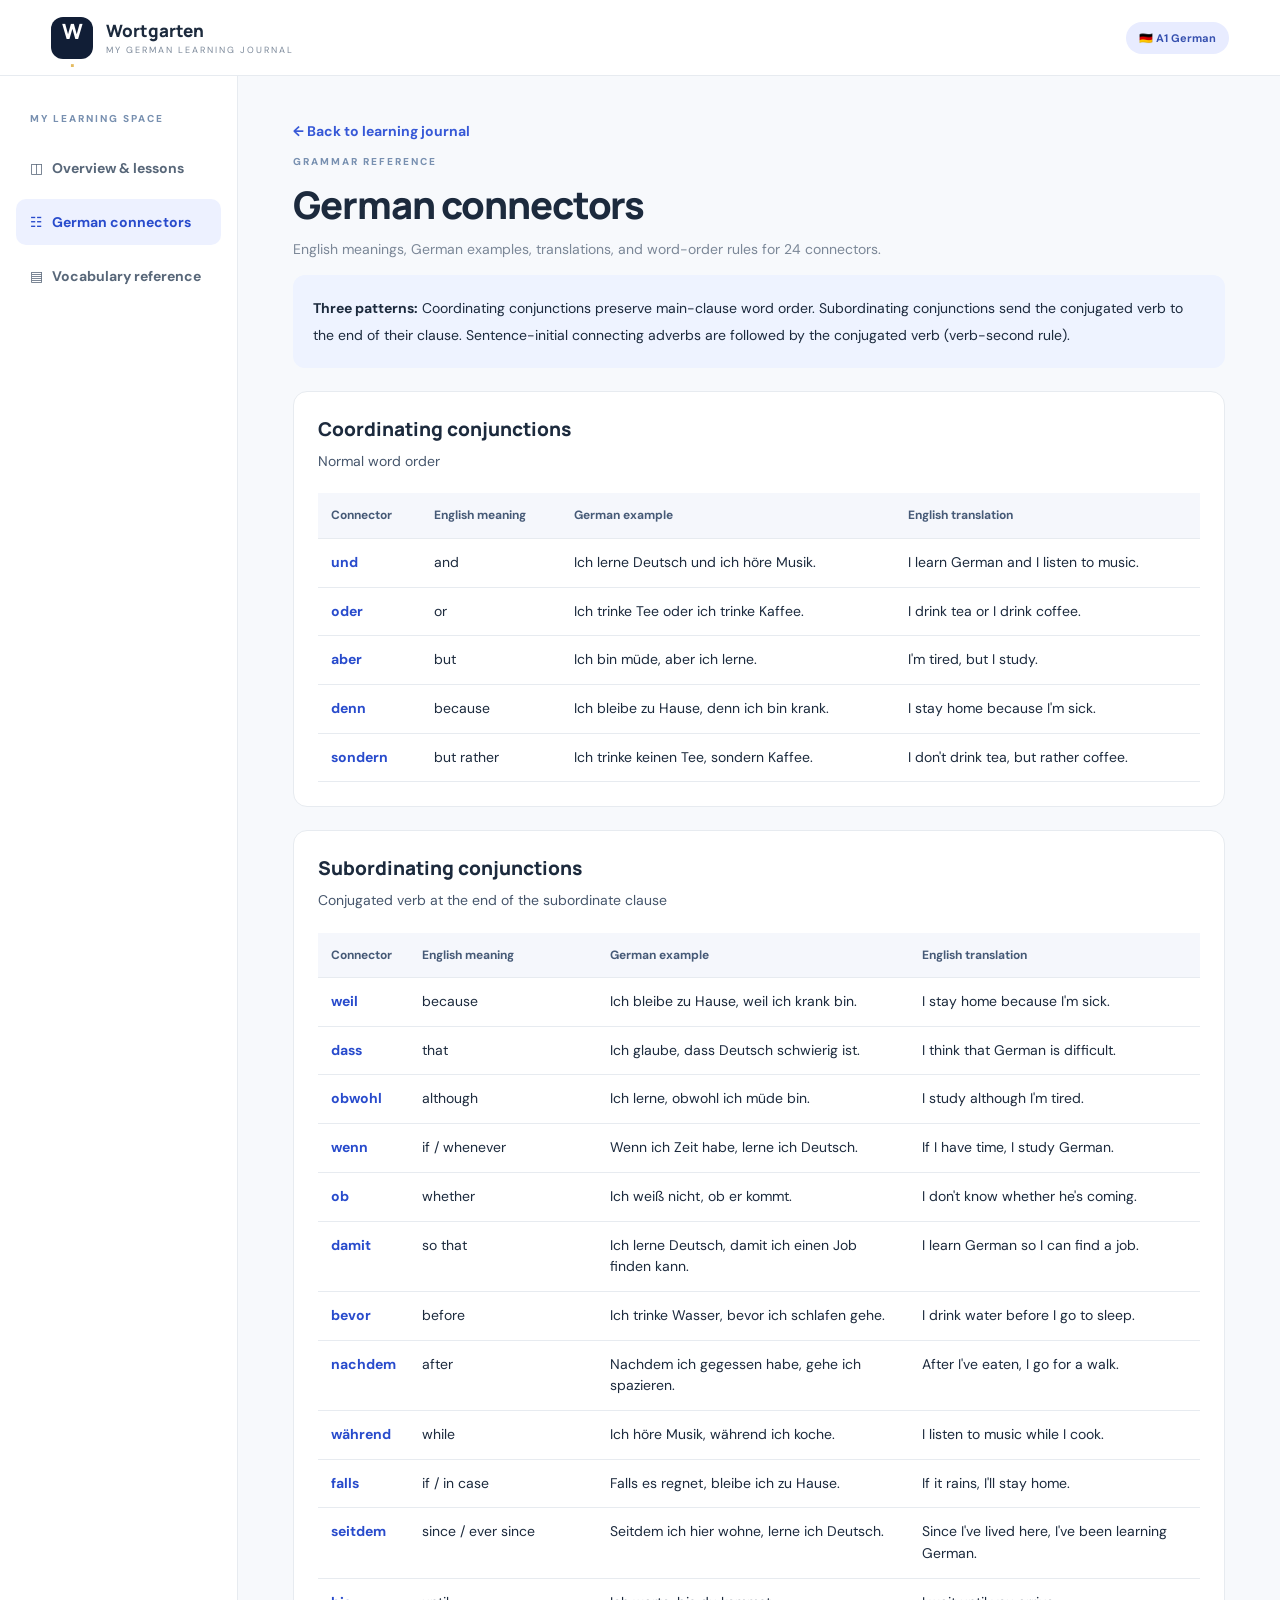
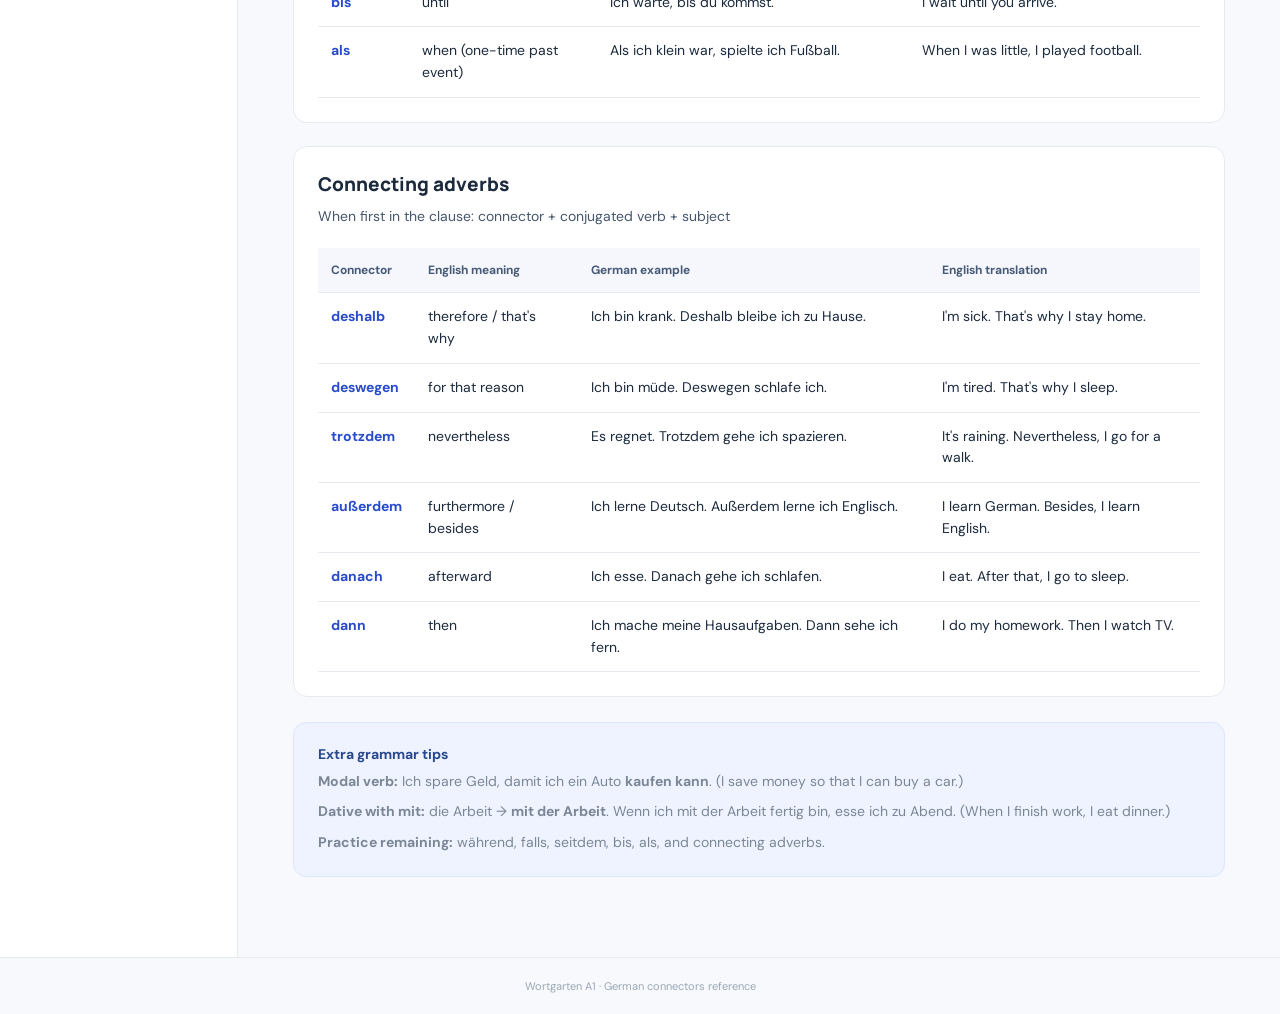
<file: connectors.html>
<!doctype html><html lang="en"><head><meta charset="utf-8"><meta name="viewport" content="width=device-width,initial-scale=1"><meta name="theme-color" content="#111e36"><meta name="description" content="German connectors with English meanings, examples and word-order rules — Wortgarten A1"><title>German Connectors · Wortgarten A1</title><link rel="stylesheet" href="style.css"><style>.connector-section{margin:23px 0}.connector-section .lessonbody{padding:24px;border:0}.connector-section h2{margin-bottom:8px}.table-scroll{overflow-x:auto;margin-top:20px}table{width:100%;border-collapse:collapse;min-width:650px;background:white}th,td{text-align:left;vertical-align:top;padding:13px;border-bottom:1px solid #e7ebf0;line-height:1.55}th{font-size:12px;color:#465a77;background:#f5f7fc}td:first-child{color:#284bcc}.summary{line-height:1.9;padding:20px;background:#eef3ff;border-radius:12px}.back{display:inline-block;margin-bottom:15px;color:#3759d7;font-weight:700;text-decoration:none}</style></head><body><header class="top"><div class="brand"><span class="mark">W<span>.</span></span><div><strong>Wortgarten</strong><small>MY GERMAN LEARNING JOURNAL</small></div></div><div class="topright"><span class="pill">🇩🇪 A1 German</span></div></header><div class="shell"><aside class="sidebar"><p class="navcaption">MY LEARNING SPACE</p><a class="nav" href="index.html" style="text-decoration:none">◫ &nbsp; Overview & lessons</a><a class="nav active" href="connectors.html" style="text-decoration:none">☷ &nbsp; German connectors</a><a class="nav" href="vocabulary.html" style="text-decoration:none">▤ &nbsp; Vocabulary reference</a></aside><main class="content"><a class="back" href="index.html">← Back to learning journal</a><div class="eyebrow">GRAMMAR REFERENCE</div><h1>German connectors</h1><p>English meanings, German examples, translations, and word-order rules for 24 connectors.</p><div class="summary"><strong>Three patterns:</strong> Coordinating conjunctions preserve main-clause word order. Subordinating conjunctions send the conjugated verb to the end of their clause. Sentence-initial connecting adverbs are followed by the conjugated verb (verb-second rule).</div><section class="lessonentry connector-section"><div class="lessonbody"><h2>Coordinating conjunctions</h2><p>Normal word order</p><div class="table-scroll"><table><thead><tr><th>Connector</th><th>English meaning</th><th>German example</th><th>English translation</th></tr></thead><tbody><tr><td><strong>und</strong></td><td>and</td><td lang="de">Ich lerne Deutsch und ich höre Musik.</td><td>I learn German and I listen to music.</td></tr><tr><td><strong>oder</strong></td><td>or</td><td lang="de">Ich trinke Tee oder ich trinke Kaffee.</td><td>I drink tea or I drink coffee.</td></tr><tr><td><strong>aber</strong></td><td>but</td><td lang="de">Ich bin müde, aber ich lerne.</td><td>I'm tired, but I study.</td></tr><tr><td><strong>denn</strong></td><td>because</td><td lang="de">Ich bleibe zu Hause, denn ich bin krank.</td><td>I stay home because I'm sick.</td></tr><tr><td><strong>sondern</strong></td><td>but rather</td><td lang="de">Ich trinke keinen Tee, sondern Kaffee.</td><td>I don't drink tea, but rather coffee.</td></tr></tbody></table></div></div></section>
<section class="lessonentry connector-section"><div class="lessonbody"><h2>Subordinating conjunctions</h2><p>Conjugated verb at the end of the subordinate clause</p><div class="table-scroll"><table><thead><tr><th>Connector</th><th>English meaning</th><th>German example</th><th>English translation</th></tr></thead><tbody><tr><td><strong>weil</strong></td><td>because</td><td lang="de">Ich bleibe zu Hause, weil ich krank bin.</td><td>I stay home because I'm sick.</td></tr><tr><td><strong>dass</strong></td><td>that</td><td lang="de">Ich glaube, dass Deutsch schwierig ist.</td><td>I think that German is difficult.</td></tr><tr><td><strong>obwohl</strong></td><td>although</td><td lang="de">Ich lerne, obwohl ich müde bin.</td><td>I study although I'm tired.</td></tr><tr><td><strong>wenn</strong></td><td>if / whenever</td><td lang="de">Wenn ich Zeit habe, lerne ich Deutsch.</td><td>If I have time, I study German.</td></tr><tr><td><strong>ob</strong></td><td>whether</td><td lang="de">Ich weiß nicht, ob er kommt.</td><td>I don't know whether he's coming.</td></tr><tr><td><strong>damit</strong></td><td>so that</td><td lang="de">Ich lerne Deutsch, damit ich einen Job finden kann.</td><td>I learn German so I can find a job.</td></tr><tr><td><strong>bevor</strong></td><td>before</td><td lang="de">Ich trinke Wasser, bevor ich schlafen gehe.</td><td>I drink water before I go to sleep.</td></tr><tr><td><strong>nachdem</strong></td><td>after</td><td lang="de">Nachdem ich gegessen habe, gehe ich spazieren.</td><td>After I've eaten, I go for a walk.</td></tr><tr><td><strong>während</strong></td><td>while</td><td lang="de">Ich höre Musik, während ich koche.</td><td>I listen to music while I cook.</td></tr><tr><td><strong>falls</strong></td><td>if / in case</td><td lang="de">Falls es regnet, bleibe ich zu Hause.</td><td>If it rains, I'll stay home.</td></tr><tr><td><strong>seitdem</strong></td><td>since / ever since</td><td lang="de">Seitdem ich hier wohne, lerne ich Deutsch.</td><td>Since I've lived here, I've been learning German.</td></tr><tr><td><strong>bis</strong></td><td>until</td><td lang="de">Ich warte, bis du kommst.</td><td>I wait until you arrive.</td></tr><tr><td><strong>als</strong></td><td>when (one-time past event)</td><td lang="de">Als ich klein war, spielte ich Fußball.</td><td>When I was little, I played football.</td></tr></tbody></table></div></div></section>
<section class="lessonentry connector-section"><div class="lessonbody"><h2>Connecting adverbs</h2><p>When first in the clause: connector + conjugated verb + subject</p><div class="table-scroll"><table><thead><tr><th>Connector</th><th>English meaning</th><th>German example</th><th>English translation</th></tr></thead><tbody><tr><td><strong>deshalb</strong></td><td>therefore / that's why</td><td lang="de">Ich bin krank. Deshalb bleibe ich zu Hause.</td><td>I'm sick. That's why I stay home.</td></tr><tr><td><strong>deswegen</strong></td><td>for that reason</td><td lang="de">Ich bin müde. Deswegen schlafe ich.</td><td>I'm tired. That's why I sleep.</td></tr><tr><td><strong>trotzdem</strong></td><td>nevertheless</td><td lang="de">Es regnet. Trotzdem gehe ich spazieren.</td><td>It's raining. Nevertheless, I go for a walk.</td></tr><tr><td><strong>außerdem</strong></td><td>furthermore / besides</td><td lang="de">Ich lerne Deutsch. Außerdem lerne ich Englisch.</td><td>I learn German. Besides, I learn English.</td></tr><tr><td><strong>danach</strong></td><td>afterward</td><td lang="de">Ich esse. Danach gehe ich schlafen.</td><td>I eat. After that, I go to sleep.</td></tr><tr><td><strong>dann</strong></td><td>then</td><td lang="de">Ich mache meine Hausaufgaben. Dann sehe ich fern.</td><td>I do my homework. Then I watch TV.</td></tr></tbody></table></div></div></section><div class="notice"><strong>Extra grammar tips</strong><p><b>Modal verb:</b> Ich spare Geld, damit ich ein Auto <b>kaufen kann</b>. (I save money so that I can buy a car.)</p><p><b>Dative with mit:</b> die Arbeit → <b>mit der Arbeit</b>. Wenn ich mit der Arbeit fertig bin, esse ich zu Abend. (When I finish work, I eat dinner.)</p><p><b>Practice remaining:</b> während, falls, seitdem, bis, als, and connecting adverbs.</p></div></main></div><footer>Wortgarten A1 · German connectors reference</footer></body></html>
</file>
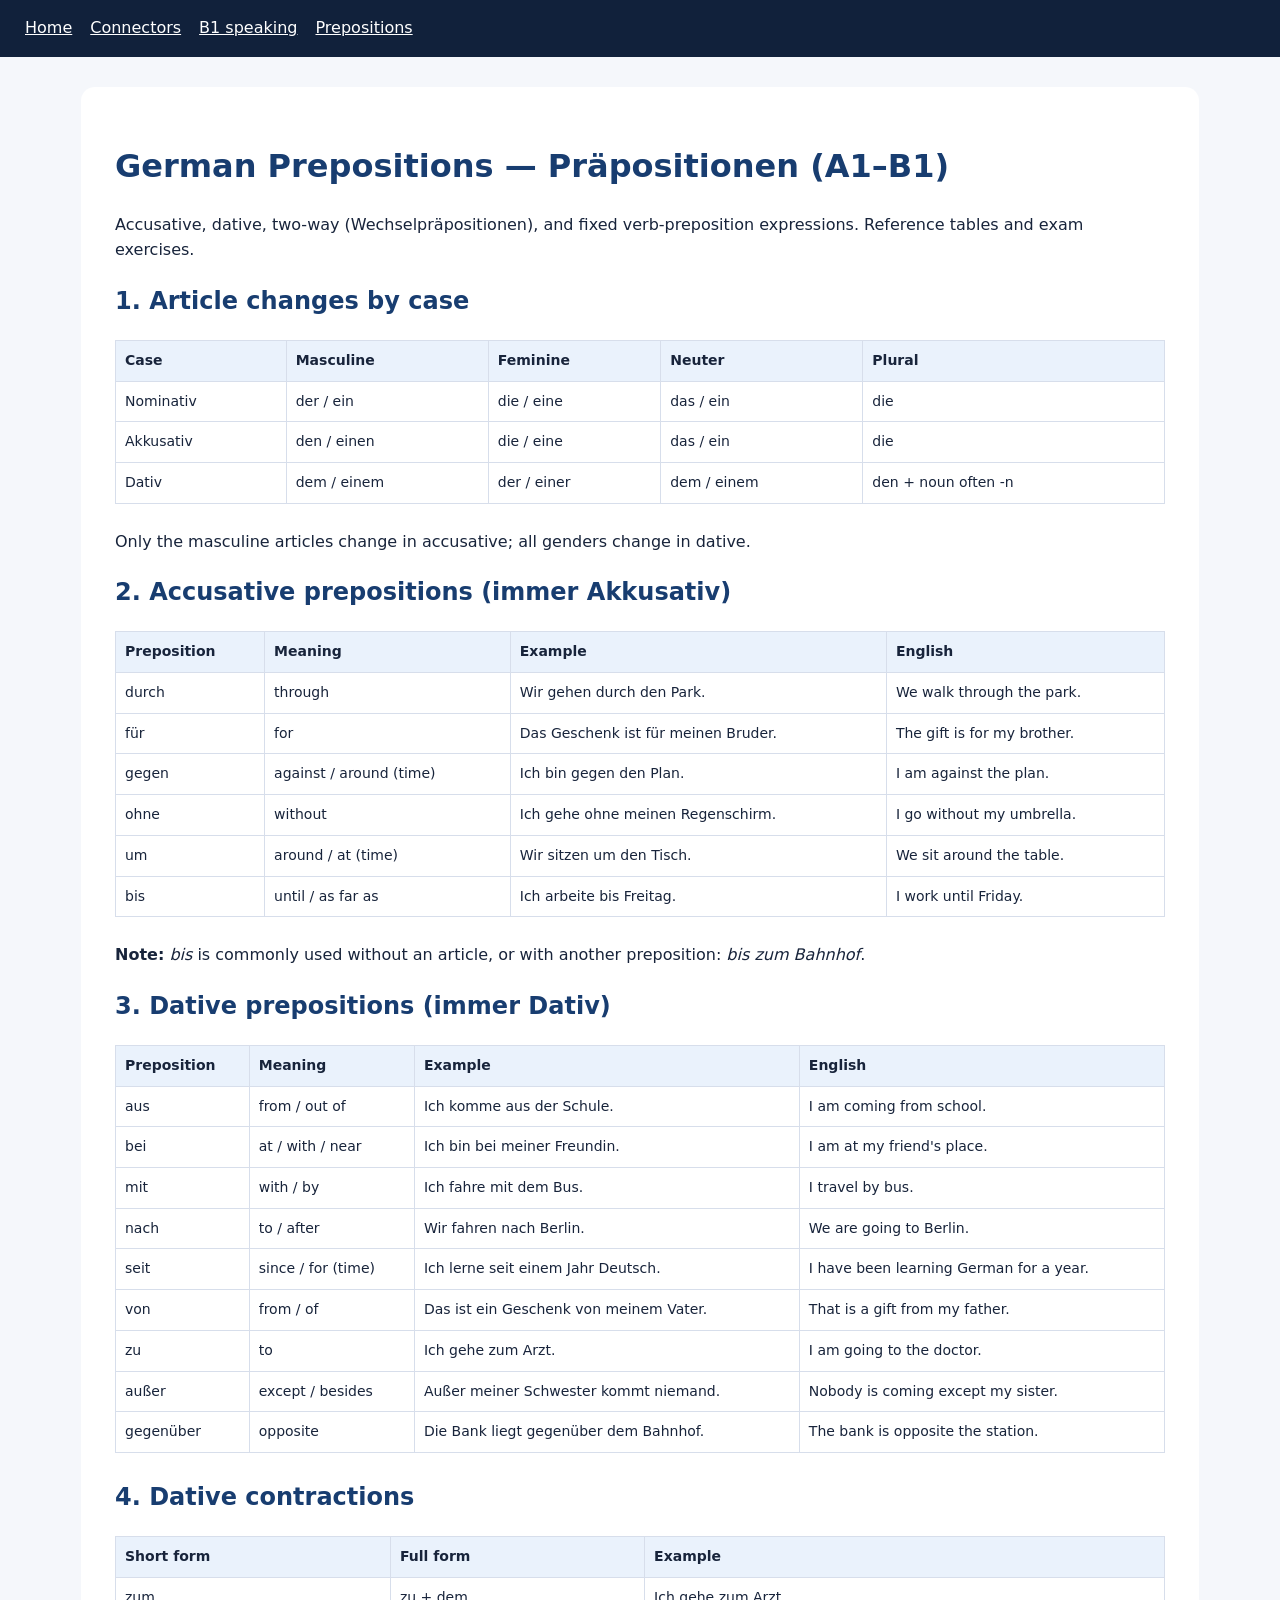
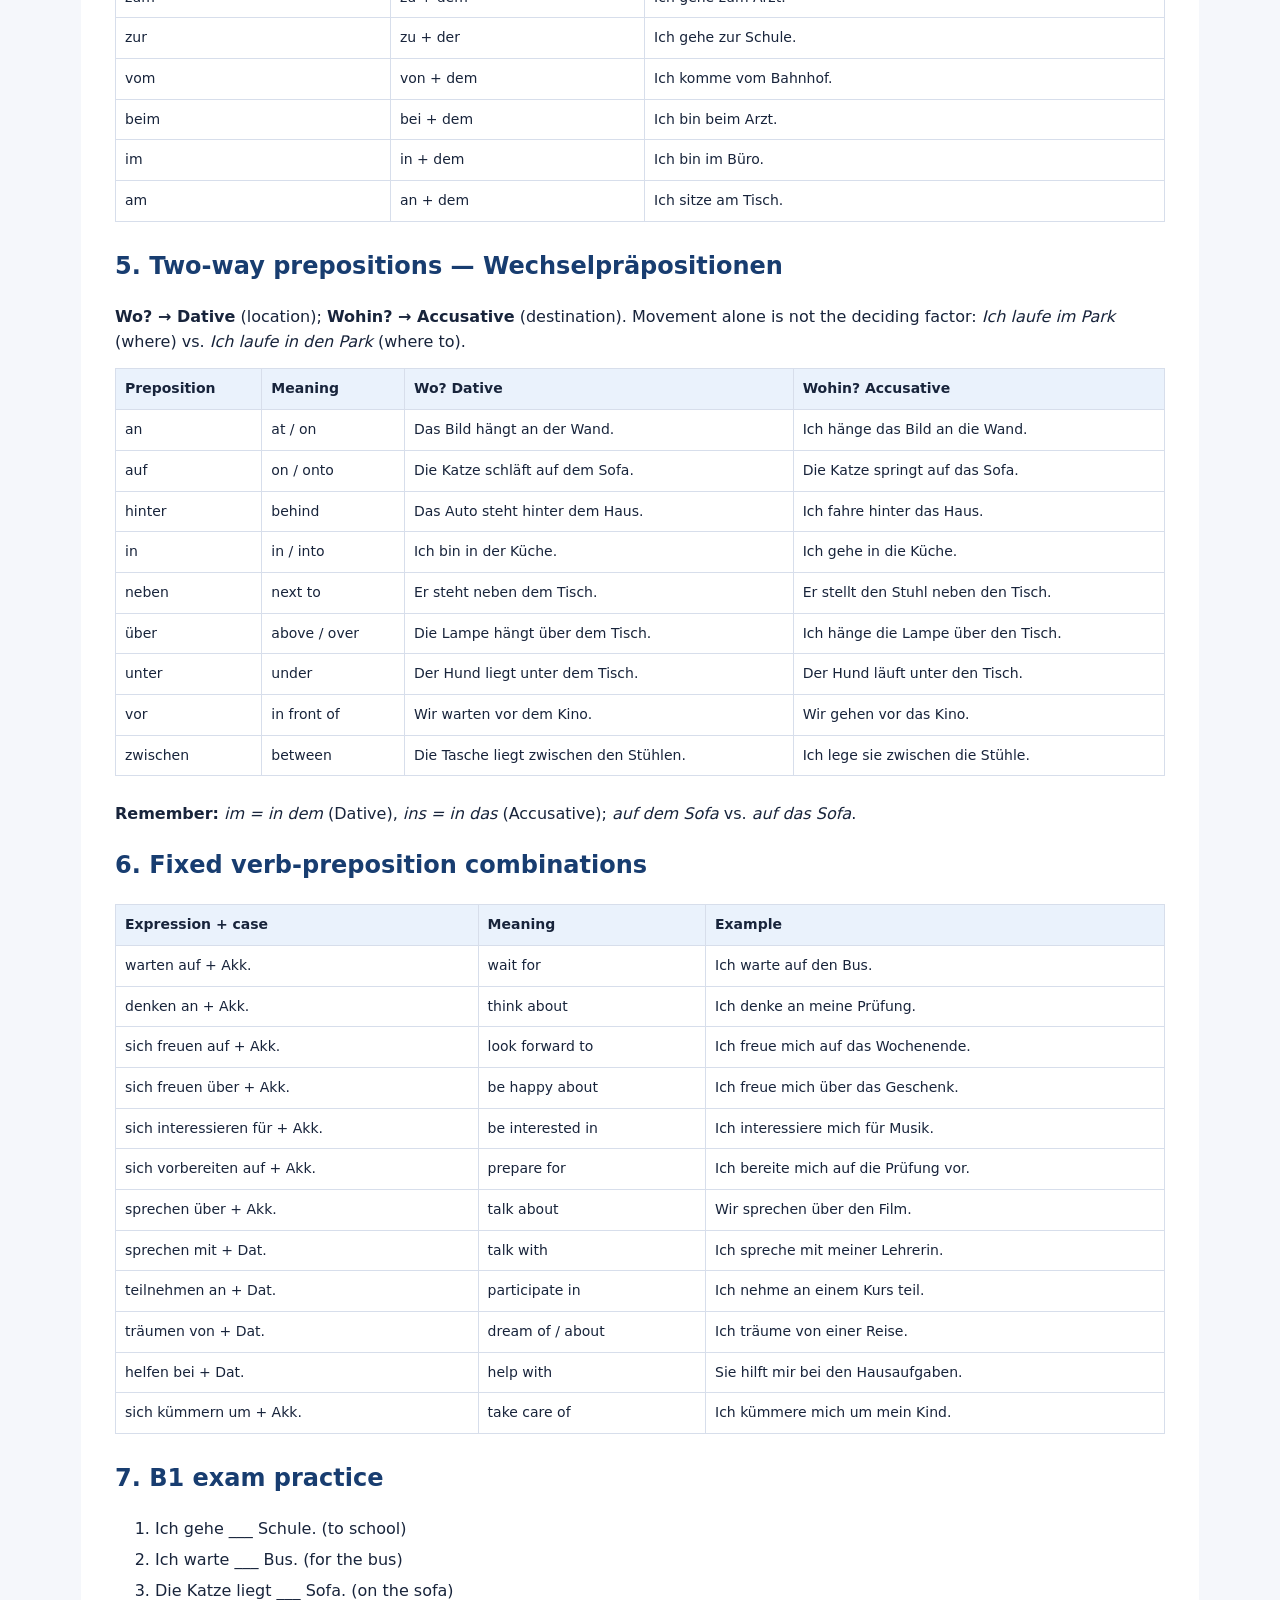
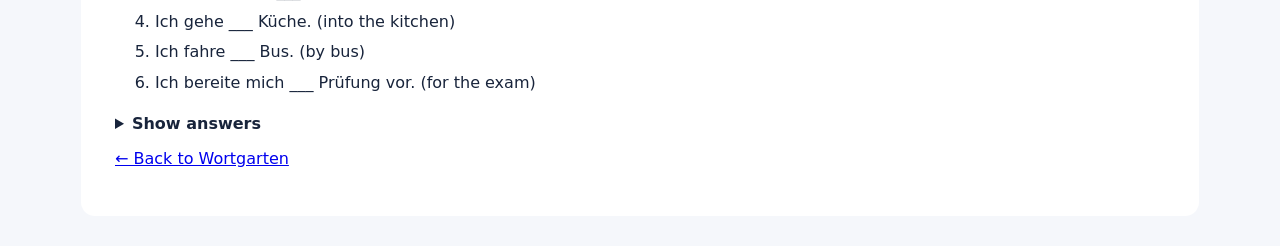
<file: prepositions-guide.html>
<!doctype html><html lang="en"><head><meta charset="utf-8"><meta name="viewport" content="width=device-width,initial-scale=1"><title>German Prepositions A1–B1 | Wortgarten</title><style>body{font:16px/1.55 system-ui,Arial,sans-serif;background:#f5f7fb;color:#18243b;margin:0}main{max-width:1050px;margin:30px auto;background:white;padding:34px;border-radius:14px}h1,h2{color:#183d70}table{border-collapse:collapse;width:100%;font-size:14px;margin:14px 0 26px}th,td{border:1px solid #d7deeb;padding:9px;text-align:left;vertical-align:top}th{background:#eaf2fc}p{margin:10px 0}nav{padding:16px 25px;background:#11213b}nav a{color:white;margin-right:18px}li{margin:6px 0}@media print{body{background:white}main{margin:0;padding:5mm}nav{display:none}h2{break-after:avoid}tr{break-inside:avoid}}</style></head><body><nav><a href="index.html">Home</a><a href="connectors.html">Connectors</a><a href="b1-speaking-revision.html">B1 speaking</a><a href="prepositions-guide.html">Prepositions</a></nav><main><h1>German Prepositions — Präpositionen (A1–B1)</h1><p>Accusative, dative, two-way (Wechselpräpositionen), and fixed verb-preposition expressions. Reference tables and exam exercises.</p>
<h2>1. Article changes by case</h2><table><thead><tr><th>Case</th><th>Masculine</th><th>Feminine</th><th>Neuter</th><th>Plural</th></tr></thead><tbody><tr><td>Nominativ</td><td>der / ein</td><td>die / eine</td><td>das / ein</td><td>die</td></tr><tr><td>Akkusativ</td><td>den / einen</td><td>die / eine</td><td>das / ein</td><td>die</td></tr><tr><td>Dativ</td><td>dem / einem</td><td>der / einer</td><td>dem / einem</td><td>den + noun often -n</td></tr></tbody></table>
<p>Only the masculine articles change in accusative; all genders change in dative.</p>
<h2>2. Accusative prepositions (immer Akkusativ)</h2><table><thead><tr><th>Preposition</th><th>Meaning</th><th>Example</th><th>English</th></tr></thead><tbody><tr><td>durch</td><td>through</td><td>Wir gehen durch den Park.</td><td>We walk through the park.</td></tr><tr><td>für</td><td>for</td><td>Das Geschenk ist für meinen Bruder.</td><td>The gift is for my brother.</td></tr><tr><td>gegen</td><td>against / around (time)</td><td>Ich bin gegen den Plan.</td><td>I am against the plan.</td></tr><tr><td>ohne</td><td>without</td><td>Ich gehe ohne meinen Regenschirm.</td><td>I go without my umbrella.</td></tr><tr><td>um</td><td>around / at (time)</td><td>Wir sitzen um den Tisch.</td><td>We sit around the table.</td></tr><tr><td>bis</td><td>until / as far as</td><td>Ich arbeite bis Freitag.</td><td>I work until Friday.</td></tr></tbody></table>
<p><strong>Note:</strong> <em>bis</em> is commonly used without an article, or with another preposition: <em>bis zum Bahnhof</em>.</p>
<h2>3. Dative prepositions (immer Dativ)</h2><table><thead><tr><th>Preposition</th><th>Meaning</th><th>Example</th><th>English</th></tr></thead><tbody><tr><td>aus</td><td>from / out of</td><td>Ich komme aus der Schule.</td><td>I am coming from school.</td></tr><tr><td>bei</td><td>at / with / near</td><td>Ich bin bei meiner Freundin.</td><td>I am at my friend's place.</td></tr><tr><td>mit</td><td>with / by</td><td>Ich fahre mit dem Bus.</td><td>I travel by bus.</td></tr><tr><td>nach</td><td>to / after</td><td>Wir fahren nach Berlin.</td><td>We are going to Berlin.</td></tr><tr><td>seit</td><td>since / for (time)</td><td>Ich lerne seit einem Jahr Deutsch.</td><td>I have been learning German for a year.</td></tr><tr><td>von</td><td>from / of</td><td>Das ist ein Geschenk von meinem Vater.</td><td>That is a gift from my father.</td></tr><tr><td>zu</td><td>to</td><td>Ich gehe zum Arzt.</td><td>I am going to the doctor.</td></tr><tr><td>außer</td><td>except / besides</td><td>Außer meiner Schwester kommt niemand.</td><td>Nobody is coming except my sister.</td></tr><tr><td>gegenüber</td><td>opposite</td><td>Die Bank liegt gegenüber dem Bahnhof.</td><td>The bank is opposite the station.</td></tr></tbody></table>
<h2>4. Dative contractions</h2><table><thead><tr><th>Short form</th><th>Full form</th><th>Example</th></tr></thead><tbody><tr><td>zum</td><td>zu + dem</td><td>Ich gehe zum Arzt.</td></tr><tr><td>zur</td><td>zu + der</td><td>Ich gehe zur Schule.</td></tr><tr><td>vom</td><td>von + dem</td><td>Ich komme vom Bahnhof.</td></tr><tr><td>beim</td><td>bei + dem</td><td>Ich bin beim Arzt.</td></tr><tr><td>im</td><td>in + dem</td><td>Ich bin im Büro.</td></tr><tr><td>am</td><td>an + dem</td><td>Ich sitze am Tisch.</td></tr></tbody></table>
<h2>5. Two-way prepositions — Wechselpräpositionen</h2><p><strong>Wo? → Dative</strong> (location); <strong>Wohin? → Accusative</strong> (destination). Movement alone is not the deciding factor: <em>Ich laufe im Park</em> (where) vs. <em>Ich laufe in den Park</em> (where to).</p>
<table><thead><tr><th>Preposition</th><th>Meaning</th><th>Wo? Dative</th><th>Wohin? Accusative</th></tr></thead><tbody><tr><td>an</td><td>at / on</td><td>Das Bild hängt an der Wand.</td><td>Ich hänge das Bild an die Wand.</td></tr><tr><td>auf</td><td>on / onto</td><td>Die Katze schläft auf dem Sofa.</td><td>Die Katze springt auf das Sofa.</td></tr><tr><td>hinter</td><td>behind</td><td>Das Auto steht hinter dem Haus.</td><td>Ich fahre hinter das Haus.</td></tr><tr><td>in</td><td>in / into</td><td>Ich bin in der Küche.</td><td>Ich gehe in die Küche.</td></tr><tr><td>neben</td><td>next to</td><td>Er steht neben dem Tisch.</td><td>Er stellt den Stuhl neben den Tisch.</td></tr><tr><td>über</td><td>above / over</td><td>Die Lampe hängt über dem Tisch.</td><td>Ich hänge die Lampe über den Tisch.</td></tr><tr><td>unter</td><td>under</td><td>Der Hund liegt unter dem Tisch.</td><td>Der Hund läuft unter den Tisch.</td></tr><tr><td>vor</td><td>in front of</td><td>Wir warten vor dem Kino.</td><td>Wir gehen vor das Kino.</td></tr><tr><td>zwischen</td><td>between</td><td>Die Tasche liegt zwischen den Stühlen.</td><td>Ich lege sie zwischen die Stühle.</td></tr></tbody></table>
<p><strong>Remember:</strong> <em>im = in dem</em> (Dative), <em>ins = in das</em> (Accusative); <em>auf dem Sofa</em> vs. <em>auf das Sofa</em>.</p>
<h2>6. Fixed verb-preposition combinations</h2><table><thead><tr><th>Expression + case</th><th>Meaning</th><th>Example</th></tr></thead><tbody><tr><td>warten auf + Akk.</td><td>wait for</td><td>Ich warte auf den Bus.</td></tr><tr><td>denken an + Akk.</td><td>think about</td><td>Ich denke an meine Prüfung.</td></tr><tr><td>sich freuen auf + Akk.</td><td>look forward to</td><td>Ich freue mich auf das Wochenende.</td></tr><tr><td>sich freuen über + Akk.</td><td>be happy about</td><td>Ich freue mich über das Geschenk.</td></tr><tr><td>sich interessieren für + Akk.</td><td>be interested in</td><td>Ich interessiere mich für Musik.</td></tr><tr><td>sich vorbereiten auf + Akk.</td><td>prepare for</td><td>Ich bereite mich auf die Prüfung vor.</td></tr><tr><td>sprechen über + Akk.</td><td>talk about</td><td>Wir sprechen über den Film.</td></tr><tr><td>sprechen mit + Dat.</td><td>talk with</td><td>Ich spreche mit meiner Lehrerin.</td></tr><tr><td>teilnehmen an + Dat.</td><td>participate in</td><td>Ich nehme an einem Kurs teil.</td></tr><tr><td>träumen von + Dat.</td><td>dream of / about</td><td>Ich träume von einer Reise.</td></tr><tr><td>helfen bei + Dat.</td><td>help with</td><td>Sie hilft mir bei den Hausaufgaben.</td></tr><tr><td>sich kümmern um + Akk.</td><td>take care of</td><td>Ich kümmere mich um mein Kind.</td></tr></tbody></table>
<h2>7. B1 exam practice</h2><ol><li>Ich gehe ___ Schule. (to school)</li><li>Ich warte ___ Bus. (for the bus)</li><li>Die Katze liegt ___ Sofa. (on the sofa)</li><li>Ich gehe ___ Küche. (into the kitchen)</li><li>Ich fahre ___ Bus. (by bus)</li><li>Ich bereite mich ___ Prüfung vor. (for the exam)</li></ol><details><summary><strong>Show answers</strong></summary><ol><li>zur</li><li>auf den</li><li>auf dem</li><li>in die</li><li>mit dem</li><li>auf die</li></ol></details><p><a href="index.html">← Back to Wortgarten</a></p></main></body></html>
</file>
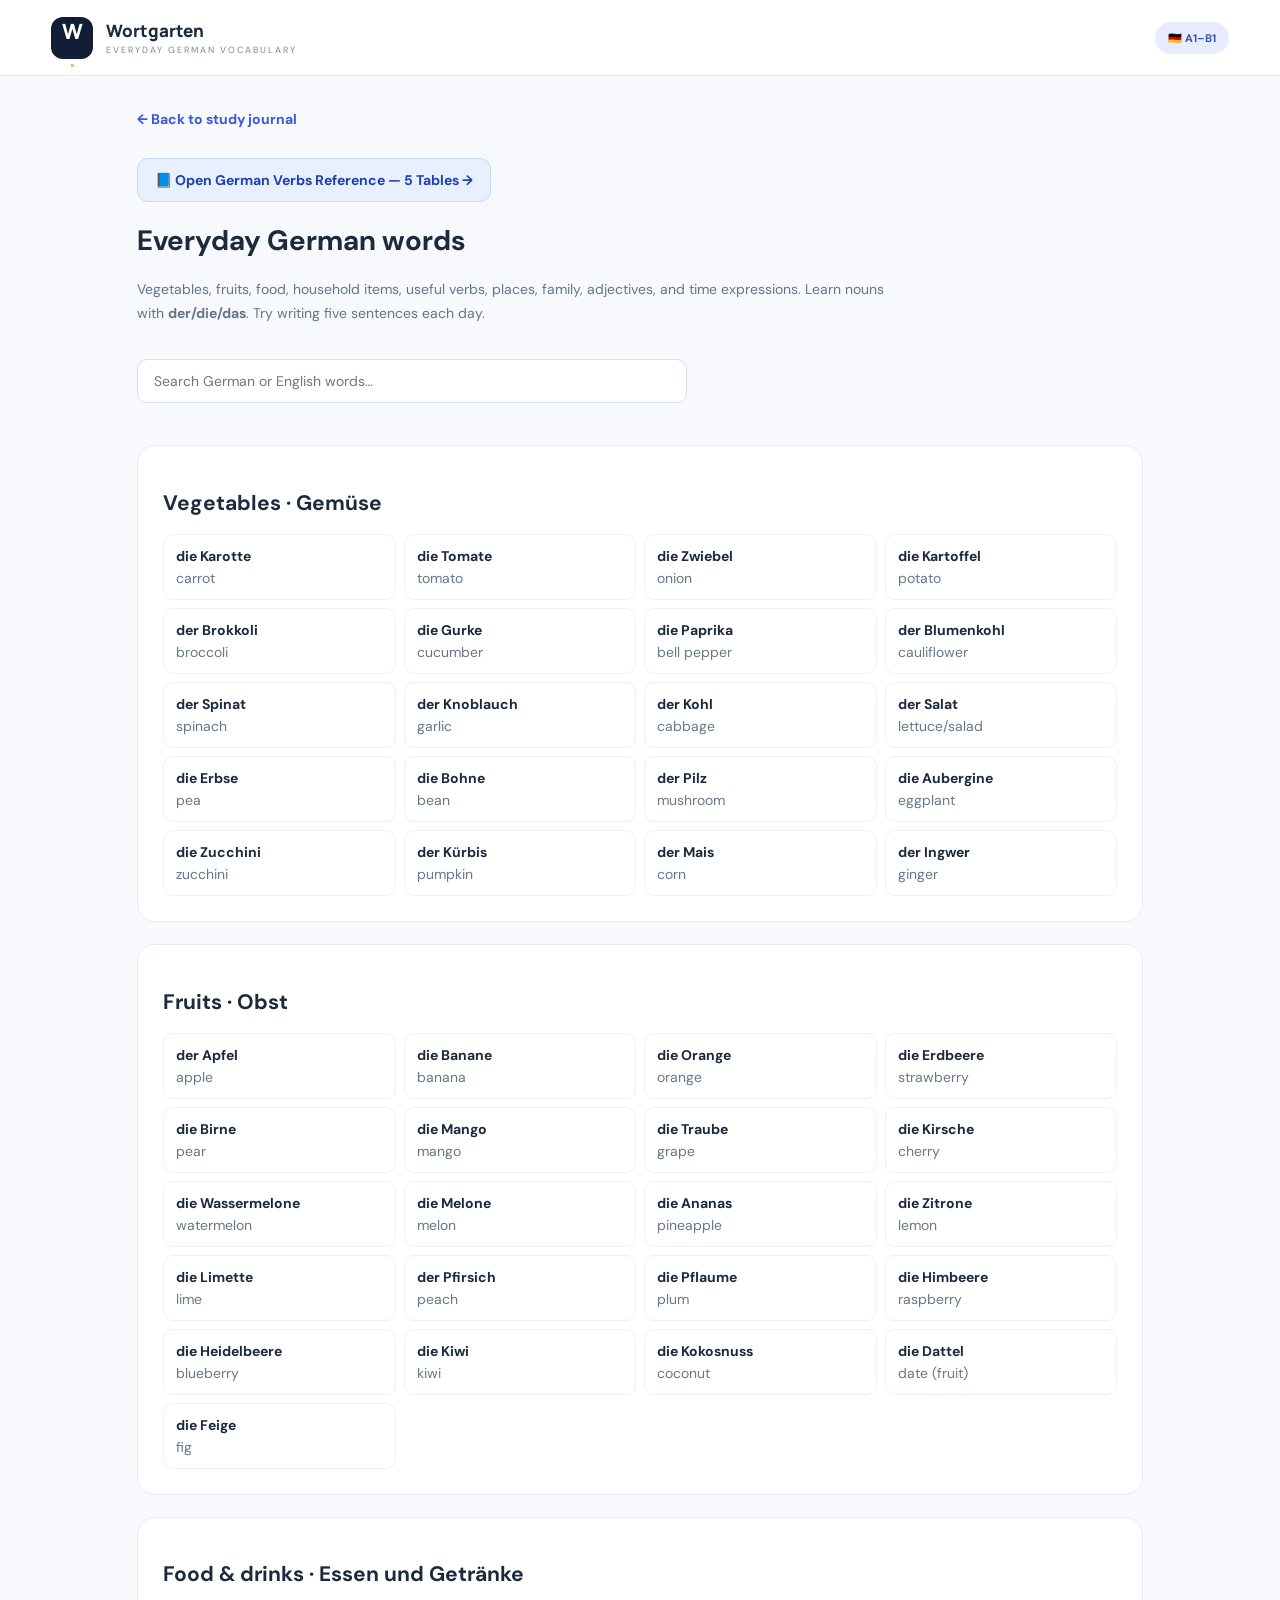
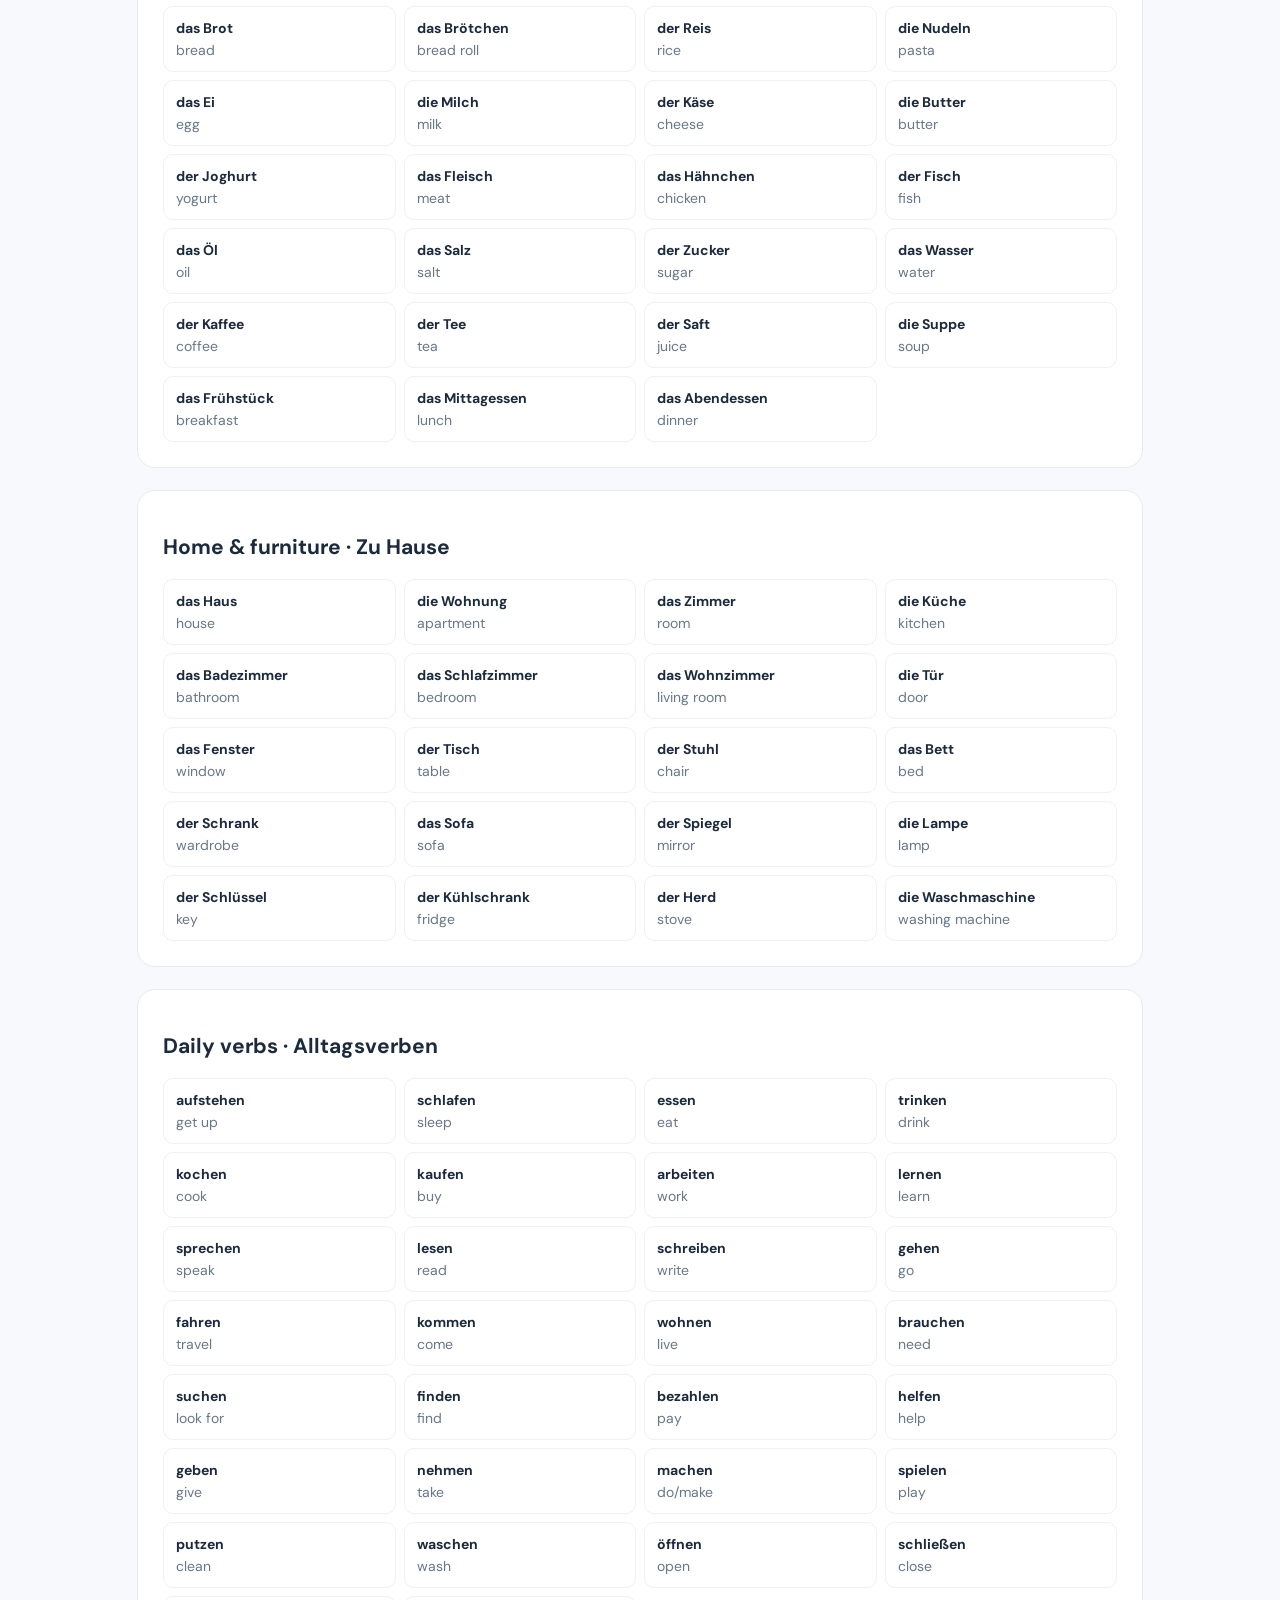
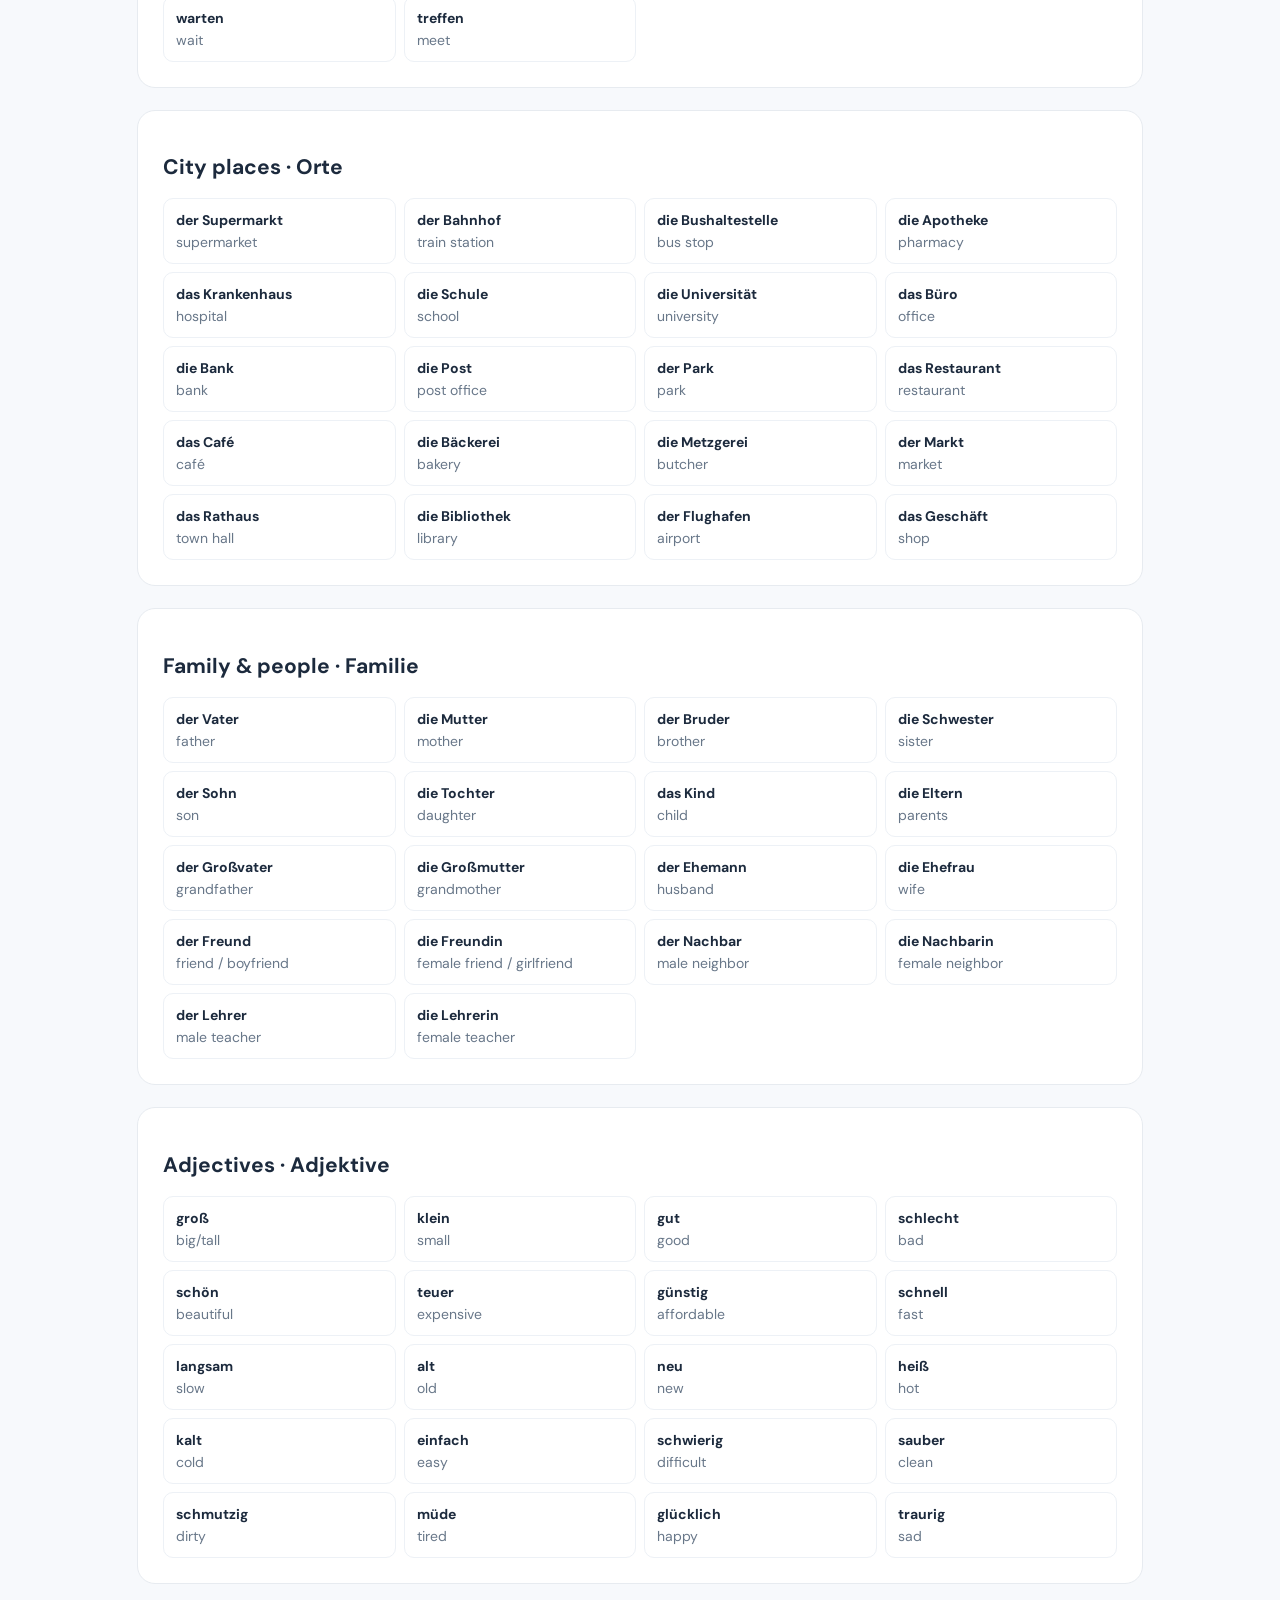
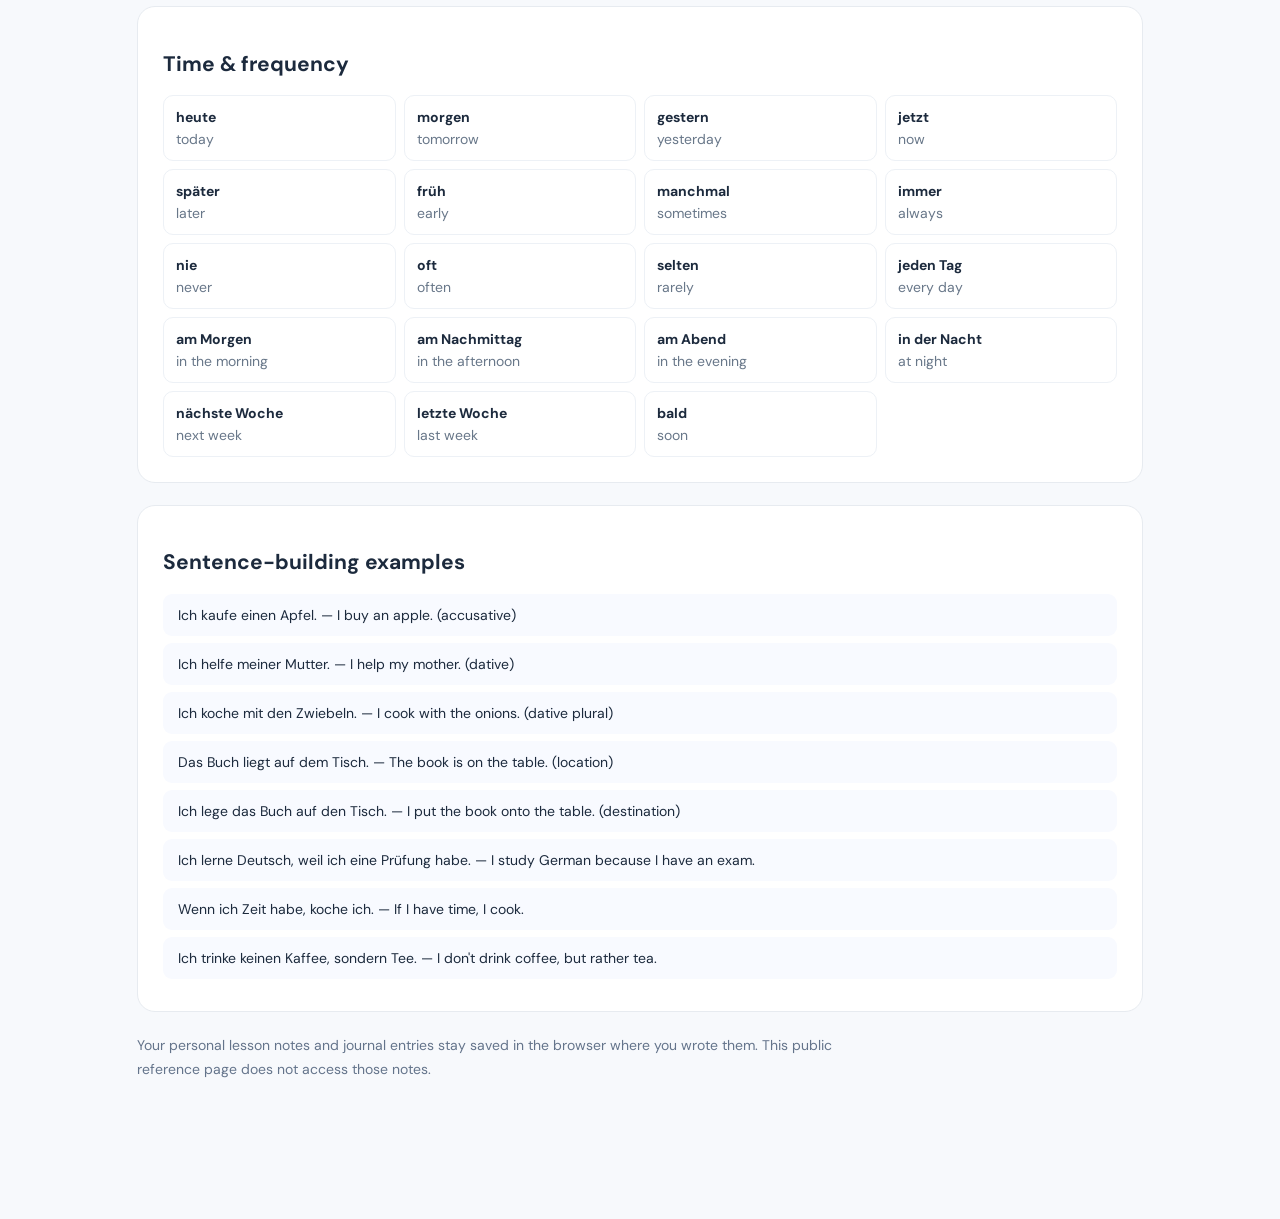
<file: vocabulary.html>
<!doctype html><html lang="en"><head><meta charset="utf-8"><meta name="viewport" content="width=device-width,initial-scale=1"><title>Wortgarten · Everyday Vocabulary</title><link rel="stylesheet" href="style.css"><style>.vocab-shell{max-width:1050px;margin:34px auto;padding:0 22px 90px}.back{display:inline-block;margin-bottom:18px;color:#3759d7;font-weight:700;text-decoration:none}.intro{max-width:750px;color:#64748b;line-height:1.7}.wordgroup{background:#fff;border:1px solid #e7ebf0;border-radius:18px;padding:25px;margin:22px 0}.words{display:grid;grid-template-columns:repeat(auto-fill,minmax(200px,1fr));gap:8px}.word{padding:12px;border:1px solid #edf1f6;border-radius:10px;display:flex;flex-direction:column;gap:4px}.word span{color:#687789}.wordgroup h2{font-size:21px}.search{padding:12px 16px;width:100%;max-width:550px;border:1px solid #d7dfea;border-radius:10px;margin:20px 0;font:inherit}.example{background:#f8faff;padding:12px 15px;margin:7px 0;border-radius:9px}</style></head><body><header class="top"><div class="brand"><span class="mark">W<span>.</span></span><div><strong>Wortgarten</strong><small>EVERYDAY GERMAN VOCABULARY</small></div></div><span class="pill">🇩🇪 A1–B1</span></header><main class="vocab-shell"><a class="back" href="index.html">← Back to study journal</a><div style="margin:12px 0 20px"><a href="verbs/" style="display:inline-block;background:#e8f0ff;color:#1e40af;font-weight:700;border:1px solid #c6d8fc;padding:12px 17px;border-radius:11px;text-decoration:none">📘 Open German Verbs Reference — 5 Tables →</a></div><h1>Everyday German words</h1><p class="intro">Vegetables, fruits, food, household items, useful verbs, places, family, adjectives, and time expressions. Learn nouns with <b>der/die/das</b>. Try writing five sentences each day.</p><input class="search" id="q" placeholder="Search German or English words…" aria-label="Search vocabulary"><div id="groups"><section class="wordgroup"><h2>Vegetables · Gemüse</h2><div class="words"><div class="word"><b>die Karotte</b><span>carrot</span></div><div class="word"><b>die Tomate</b><span>tomato</span></div><div class="word"><b>die Zwiebel</b><span>onion</span></div><div class="word"><b>die Kartoffel</b><span>potato</span></div><div class="word"><b>der Brokkoli</b><span>broccoli</span></div><div class="word"><b>die Gurke</b><span>cucumber</span></div><div class="word"><b>die Paprika</b><span>bell pepper</span></div><div class="word"><b>der Blumenkohl</b><span>cauliflower</span></div><div class="word"><b>der Spinat</b><span>spinach</span></div><div class="word"><b>der Knoblauch</b><span>garlic</span></div><div class="word"><b>der Kohl</b><span>cabbage</span></div><div class="word"><b>der Salat</b><span>lettuce/salad</span></div><div class="word"><b>die Erbse</b><span>pea</span></div><div class="word"><b>die Bohne</b><span>bean</span></div><div class="word"><b>der Pilz</b><span>mushroom</span></div><div class="word"><b>die Aubergine</b><span>eggplant</span></div><div class="word"><b>die Zucchini</b><span>zucchini</span></div><div class="word"><b>der Kürbis</b><span>pumpkin</span></div><div class="word"><b>der Mais</b><span>corn</span></div><div class="word"><b>der Ingwer</b><span>ginger</span></div></div></section><section class="wordgroup"><h2>Fruits · Obst</h2><div class="words"><div class="word"><b>der Apfel</b><span>apple</span></div><div class="word"><b>die Banane</b><span>banana</span></div><div class="word"><b>die Orange</b><span>orange</span></div><div class="word"><b>die Erdbeere</b><span>strawberry</span></div><div class="word"><b>die Birne</b><span>pear</span></div><div class="word"><b>die Mango</b><span>mango</span></div><div class="word"><b>die Traube</b><span>grape</span></div><div class="word"><b>die Kirsche</b><span>cherry</span></div><div class="word"><b>die Wassermelone</b><span>watermelon</span></div><div class="word"><b>die Melone</b><span>melon</span></div><div class="word"><b>die Ananas</b><span>pineapple</span></div><div class="word"><b>die Zitrone</b><span>lemon</span></div><div class="word"><b>die Limette</b><span>lime</span></div><div class="word"><b>der Pfirsich</b><span>peach</span></div><div class="word"><b>die Pflaume</b><span>plum</span></div><div class="word"><b>die Himbeere</b><span>raspberry</span></div><div class="word"><b>die Heidelbeere</b><span>blueberry</span></div><div class="word"><b>die Kiwi</b><span>kiwi</span></div><div class="word"><b>die Kokosnuss</b><span>coconut</span></div><div class="word"><b>die Dattel</b><span>date (fruit)</span></div><div class="word"><b>die Feige</b><span>fig</span></div></div></section><section class="wordgroup"><h2>Food &amp; drinks · Essen und Getränke</h2><div class="words"><div class="word"><b>das Brot</b><span>bread</span></div><div class="word"><b>das Brötchen</b><span>bread roll</span></div><div class="word"><b>der Reis</b><span>rice</span></div><div class="word"><b>die Nudeln</b><span>pasta</span></div><div class="word"><b>das Ei</b><span>egg</span></div><div class="word"><b>die Milch</b><span>milk</span></div><div class="word"><b>der Käse</b><span>cheese</span></div><div class="word"><b>die Butter</b><span>butter</span></div><div class="word"><b>der Joghurt</b><span>yogurt</span></div><div class="word"><b>das Fleisch</b><span>meat</span></div><div class="word"><b>das Hähnchen</b><span>chicken</span></div><div class="word"><b>der Fisch</b><span>fish</span></div><div class="word"><b>das Öl</b><span>oil</span></div><div class="word"><b>das Salz</b><span>salt</span></div><div class="word"><b>der Zucker</b><span>sugar</span></div><div class="word"><b>das Wasser</b><span>water</span></div><div class="word"><b>der Kaffee</b><span>coffee</span></div><div class="word"><b>der Tee</b><span>tea</span></div><div class="word"><b>der Saft</b><span>juice</span></div><div class="word"><b>die Suppe</b><span>soup</span></div><div class="word"><b>das Frühstück</b><span>breakfast</span></div><div class="word"><b>das Mittagessen</b><span>lunch</span></div><div class="word"><b>das Abendessen</b><span>dinner</span></div></div></section><section class="wordgroup"><h2>Home &amp; furniture · Zu Hause</h2><div class="words"><div class="word"><b>das Haus</b><span>house</span></div><div class="word"><b>die Wohnung</b><span>apartment</span></div><div class="word"><b>das Zimmer</b><span>room</span></div><div class="word"><b>die Küche</b><span>kitchen</span></div><div class="word"><b>das Badezimmer</b><span>bathroom</span></div><div class="word"><b>das Schlafzimmer</b><span>bedroom</span></div><div class="word"><b>das Wohnzimmer</b><span>living room</span></div><div class="word"><b>die Tür</b><span>door</span></div><div class="word"><b>das Fenster</b><span>window</span></div><div class="word"><b>der Tisch</b><span>table</span></div><div class="word"><b>der Stuhl</b><span>chair</span></div><div class="word"><b>das Bett</b><span>bed</span></div><div class="word"><b>der Schrank</b><span>wardrobe</span></div><div class="word"><b>das Sofa</b><span>sofa</span></div><div class="word"><b>der Spiegel</b><span>mirror</span></div><div class="word"><b>die Lampe</b><span>lamp</span></div><div class="word"><b>der Schlüssel</b><span>key</span></div><div class="word"><b>der Kühlschrank</b><span>fridge</span></div><div class="word"><b>der Herd</b><span>stove</span></div><div class="word"><b>die Waschmaschine</b><span>washing machine</span></div></div></section><section class="wordgroup"><h2>Daily verbs · Alltagsverben</h2><div class="words"><div class="word"><b>aufstehen</b><span>get up</span></div><div class="word"><b>schlafen</b><span>sleep</span></div><div class="word"><b>essen</b><span>eat</span></div><div class="word"><b>trinken</b><span>drink</span></div><div class="word"><b>kochen</b><span>cook</span></div><div class="word"><b>kaufen</b><span>buy</span></div><div class="word"><b>arbeiten</b><span>work</span></div><div class="word"><b>lernen</b><span>learn</span></div><div class="word"><b>sprechen</b><span>speak</span></div><div class="word"><b>lesen</b><span>read</span></div><div class="word"><b>schreiben</b><span>write</span></div><div class="word"><b>gehen</b><span>go</span></div><div class="word"><b>fahren</b><span>travel</span></div><div class="word"><b>kommen</b><span>come</span></div><div class="word"><b>wohnen</b><span>live</span></div><div class="word"><b>brauchen</b><span>need</span></div><div class="word"><b>suchen</b><span>look for</span></div><div class="word"><b>finden</b><span>find</span></div><div class="word"><b>bezahlen</b><span>pay</span></div><div class="word"><b>helfen</b><span>help</span></div><div class="word"><b>geben</b><span>give</span></div><div class="word"><b>nehmen</b><span>take</span></div><div class="word"><b>machen</b><span>do/make</span></div><div class="word"><b>spielen</b><span>play</span></div><div class="word"><b>putzen</b><span>clean</span></div><div class="word"><b>waschen</b><span>wash</span></div><div class="word"><b>öffnen</b><span>open</span></div><div class="word"><b>schließen</b><span>close</span></div><div class="word"><b>warten</b><span>wait</span></div><div class="word"><b>treffen</b><span>meet</span></div></div></section><section class="wordgroup"><h2>City places · Orte</h2><div class="words"><div class="word"><b>der Supermarkt</b><span>supermarket</span></div><div class="word"><b>der Bahnhof</b><span>train station</span></div><div class="word"><b>die Bushaltestelle</b><span>bus stop</span></div><div class="word"><b>die Apotheke</b><span>pharmacy</span></div><div class="word"><b>das Krankenhaus</b><span>hospital</span></div><div class="word"><b>die Schule</b><span>school</span></div><div class="word"><b>die Universität</b><span>university</span></div><div class="word"><b>das Büro</b><span>office</span></div><div class="word"><b>die Bank</b><span>bank</span></div><div class="word"><b>die Post</b><span>post office</span></div><div class="word"><b>der Park</b><span>park</span></div><div class="word"><b>das Restaurant</b><span>restaurant</span></div><div class="word"><b>das Café</b><span>café</span></div><div class="word"><b>die Bäckerei</b><span>bakery</span></div><div class="word"><b>die Metzgerei</b><span>butcher</span></div><div class="word"><b>der Markt</b><span>market</span></div><div class="word"><b>das Rathaus</b><span>town hall</span></div><div class="word"><b>die Bibliothek</b><span>library</span></div><div class="word"><b>der Flughafen</b><span>airport</span></div><div class="word"><b>das Geschäft</b><span>shop</span></div></div></section><section class="wordgroup"><h2>Family &amp; people · Familie</h2><div class="words"><div class="word"><b>der Vater</b><span>father</span></div><div class="word"><b>die Mutter</b><span>mother</span></div><div class="word"><b>der Bruder</b><span>brother</span></div><div class="word"><b>die Schwester</b><span>sister</span></div><div class="word"><b>der Sohn</b><span>son</span></div><div class="word"><b>die Tochter</b><span>daughter</span></div><div class="word"><b>das Kind</b><span>child</span></div><div class="word"><b>die Eltern</b><span>parents</span></div><div class="word"><b>der Großvater</b><span>grandfather</span></div><div class="word"><b>die Großmutter</b><span>grandmother</span></div><div class="word"><b>der Ehemann</b><span>husband</span></div><div class="word"><b>die Ehefrau</b><span>wife</span></div><div class="word"><b>der Freund</b><span>friend / boyfriend</span></div><div class="word"><b>die Freundin</b><span>female friend / girlfriend</span></div><div class="word"><b>der Nachbar</b><span>male neighbor</span></div><div class="word"><b>die Nachbarin</b><span>female neighbor</span></div><div class="word"><b>der Lehrer</b><span>male teacher</span></div><div class="word"><b>die Lehrerin</b><span>female teacher</span></div></div></section><section class="wordgroup"><h2>Adjectives · Adjektive</h2><div class="words"><div class="word"><b>groß</b><span>big/tall</span></div><div class="word"><b>klein</b><span>small</span></div><div class="word"><b>gut</b><span>good</span></div><div class="word"><b>schlecht</b><span>bad</span></div><div class="word"><b>schön</b><span>beautiful</span></div><div class="word"><b>teuer</b><span>expensive</span></div><div class="word"><b>günstig</b><span>affordable</span></div><div class="word"><b>schnell</b><span>fast</span></div><div class="word"><b>langsam</b><span>slow</span></div><div class="word"><b>alt</b><span>old</span></div><div class="word"><b>neu</b><span>new</span></div><div class="word"><b>heiß</b><span>hot</span></div><div class="word"><b>kalt</b><span>cold</span></div><div class="word"><b>einfach</b><span>easy</span></div><div class="word"><b>schwierig</b><span>difficult</span></div><div class="word"><b>sauber</b><span>clean</span></div><div class="word"><b>schmutzig</b><span>dirty</span></div><div class="word"><b>müde</b><span>tired</span></div><div class="word"><b>glücklich</b><span>happy</span></div><div class="word"><b>traurig</b><span>sad</span></div></div></section><section class="wordgroup"><h2>Time &amp; frequency</h2><div class="words"><div class="word"><b>heute</b><span>today</span></div><div class="word"><b>morgen</b><span>tomorrow</span></div><div class="word"><b>gestern</b><span>yesterday</span></div><div class="word"><b>jetzt</b><span>now</span></div><div class="word"><b>später</b><span>later</span></div><div class="word"><b>früh</b><span>early</span></div><div class="word"><b>manchmal</b><span>sometimes</span></div><div class="word"><b>immer</b><span>always</span></div><div class="word"><b>nie</b><span>never</span></div><div class="word"><b>oft</b><span>often</span></div><div class="word"><b>selten</b><span>rarely</span></div><div class="word"><b>jeden Tag</b><span>every day</span></div><div class="word"><b>am Morgen</b><span>in the morning</span></div><div class="word"><b>am Nachmittag</b><span>in the afternoon</span></div><div class="word"><b>am Abend</b><span>in the evening</span></div><div class="word"><b>in der Nacht</b><span>at night</span></div><div class="word"><b>nächste Woche</b><span>next week</span></div><div class="word"><b>letzte Woche</b><span>last week</span></div><div class="word"><b>bald</b><span>soon</span></div></div></section></div><section class="wordgroup"><h2>Sentence-building examples</h2><p class="example">Ich kaufe einen Apfel. — I buy an apple. (accusative)</p><p class="example">Ich helfe meiner Mutter. — I help my mother. (dative)</p><p class="example">Ich koche mit den Zwiebeln. — I cook with the onions. (dative plural)</p><p class="example">Das Buch liegt auf dem Tisch. — The book is on the table. (location)</p><p class="example">Ich lege das Buch auf den Tisch. — I put the book onto the table. (destination)</p><p class="example">Ich lerne Deutsch, weil ich eine Prüfung habe. — I study German because I have an exam.</p><p class="example">Wenn ich Zeit habe, koche ich. — If I have time, I cook.</p><p class="example">Ich trinke keinen Kaffee, sondern Tee. — I don&#39;t drink coffee, but rather tea.</p></section><p class="intro">Your personal lesson notes and journal entries stay saved in the browser where you wrote them. This public reference page does not access those notes.</p></main><script>document.getElementById('q').addEventListener('input',e=>{const q=e.target.value.trim().toLowerCase();document.querySelectorAll('.word').forEach(el=>el.hidden=!el.textContent.toLowerCase().includes(q));document.querySelectorAll('.wordgroup').forEach(g=>{const ws=g.querySelectorAll('.word');if(ws.length)g.hidden=![...ws].some(w=>!w.hidden)})});</script></body></html>
</file>
<file: style.css>
@import url('https://fonts.googleapis.com/css2?family=DM+Sans:wght@400;500;600;700&family=Manrope:wght@400;600;700;800&display=swap');:root{--navy:#111e36;--ink:#1c2a3d;--muted:#7c899a;--line:#e7ebf0;--blue:#3759d7;--mint:#0c9b75;--bg:#f7f9fc}*{box-sizing:border-box}body{margin:0;background:var(--bg);color:var(--ink);font-family:'DM Sans',system-ui,sans-serif;font-size:14px}button,input,textarea{font:inherit}button{cursor:pointer}.top{height:76px;background:white;border-bottom:1px solid var(--line);display:flex;align-items:center;justify-content:space-between;padding:0 4%;position:sticky;top:0;z-index:10}.brand{display:flex;align-items:center;gap:13px}.mark{background:var(--navy);color:#fff;border-radius:12px;display:grid;place-items:center;width:42px;height:42px;font:800 21px Manrope}.mark span{color:#e4bb60}.brand strong{display:block;font:800 17px Manrope}.brand small{display:block;color:var(--muted);font-size:9px;letter-spacing:2px;margin-top:2px}.topright{display:flex;gap:20px;align-items:center}.pill{background:#e8ecff;color:#3650af;border-radius:18px;padding:9px 13px;font-weight:700;font-size:11px}.subtle{color:var(--muted);font-size:12px}.shell{display:grid;grid-template-columns:238px 1fr;min-height:calc(100vh - 120px)}.sidebar{background:#fff;border-right:1px solid var(--line);padding:36px 16px;display:flex;flex-direction:column;gap:8px}.navcaption,.eyebrow{letter-spacing:2px;font-size:10px;font-weight:800;color:#7890b0}.navcaption{padding-left:14px;margin:0 0 12px}.nav{border:0;background:none;border-radius:10px;text-align:left;padding:14px;font-weight:700;color:#586779}.nav:hover,.nav.active{color:#284bcc;background:#edf1ff}.sidebarbottom{margin-top:auto;display:flex;flex-direction:column;gap:10px}.tip{font-size:11px;line-height:1.6;color:#8793a2;padding:15px;border-radius:10px;background:#f7f9fc}.smallbtn{border:1px solid var(--line);padding:11px 12px;border-radius:10px;background:white;font-weight:700;text-align:center;cursor:pointer;color:#526179}.content{max-width:1180px;width:100%;padding:46px 55px 80px;margin:0 auto}.view{display:none}.view.active{display:block}.headrow{display:flex;align-items:center;justify-content:space-between;gap:25px}.content h1{font:800 clamp(27px,3vw,38px) Manrope;margin:10px 0 8px;letter-spacing:-1.1px}.content h2{font:800 19px Manrope;margin:0}.content p{color:#7b8797;line-height:1.65;margin-top:7px}.datebox{border:1px solid var(--line);border-radius:13px;padding:14px 18px;display:flex;flex-direction:column;font-size:9px;color:#8a98a7;font-weight:800;letter-spacing:1.2px;min-width:185px;background:white}.datebox strong{font-size:16px;color:#1f3152;letter-spacing:0;margin:5px 0}.datebox small{font-size:10px;letter-spacing:0;font-weight:500}.metrics{display:grid;grid-template-columns:repeat(3,1fr);gap:18px;margin:34px 0 42px}.metric{background:#fff;border:1px solid var(--line);border-radius:15px;padding:25px;min-height:148px}.metric label{font-size:10px;color:#8a97a8;letter-spacing:1.5px;font-weight:800}.metric div strong{font:800 31px Manrope;letter-spacing:-1px;color:#1e3152}.metric div span,.metric small{color:#98a4b1;font-size:11px;margin-left:7px}.metric div{margin-top:16px}.metric .track{height:7px;background:#e9edf3;border-radius:20px;margin-top:19px;overflow:hidden}.track i{height:100%;background:#19aa88;display:block;width:100%}.sectiontop{display:flex;justify-content:space-between;align-items:center;gap:15px;margin:32px 0 18px}.sectiontop p{margin-bottom:0}.textbtn{background:none;border:0;color:var(--blue);font-weight:800}.cards{display:grid;grid-template-columns:repeat(2,minmax(0,1fr));gap:16px}.lessoncard{background:#fff;border:1px solid var(--line);border-radius:14px;padding:20px;cursor:pointer;transition:transform .1s,border-color .1s}.lessoncard:hover{transform:translateY(-2px);border-color:#b5c2f9}.cardtop{display:flex;justify-content:space-between;align-items:center;margin-bottom:18px}.lessonnum{color:#5d74c7;background:#eef1fd;border-radius:8px;font-size:11px;padding:8px 10px;font-weight:800}.complete{color:#069a76;background:#e5f8f1;border-radius:20px;font-size:10px;padding:7px 10px;font-weight:800}.lessoncard h3{font:800 16px Manrope;margin:0 0 5px}.lessoncard small{color:#9aa5b3}.lessoncard p{font-size:12px;margin:12px 0 2px}.notice{background:#eef3ff;border:1px solid #dce6ff;border-radius:13px;margin-top:25px;padding:22px 24px}.notice strong{color:#28488e}.notice p{margin-bottom:0}.filter{display:flex;justify-content:space-between;align-items:center;margin:26px 0}.filter input{width:min(430px,85%);padding:13px 15px;border:1px solid var(--line);border-radius:9px;background:#fff}.filter span{font-size:12px;color:var(--muted)}.lessonlist{display:grid;gap:12px}.lessonentry{border:1px solid var(--line);border-radius:14px;background:white;overflow:hidden}.lessonheader{display:flex;align-items:center;justify-content:space-between;padding:20px;gap:12px;cursor:pointer}.lessonheader h3{margin:0 0 5px;font:800 16px Manrope}.lessonheader small{color:#9da8b7}.lessonbody{padding:0 23px 24px;border-top:1px solid #f0f2f6}.lessonbody h4{margin:22px 0 6px;font-size:12px;letter-spacing:.4px;color:#435675}.lessonbody li{margin:8px 0;line-height:1.6}.lessonbody p{color:#46566c}.lessonbody .review{background:#fff9e9;border-radius:9px;padding:14px 18px;color:#725f36}.lessonactions{display:flex;align-items:center;gap:10px;margin-top:17px;flex-wrap:wrap}.lessonactions label{font-weight:700;font-size:12px;color:#56677c}.lessonactions textarea{width:100%;border:1px solid var(--line);border-radius:8px;min-height:65px;padding:10px}.formbox{border:1px solid var(--line);background:#fff;padding:24px;border-radius:15px;display:grid;gap:16px;margin:30px 0}.formbox label{display:grid;gap:7px;font-size:12px;font-weight:800;color:#5c6d80}.formbox input,.formbox textarea{border:1px solid var(--line);border-radius:9px;padding:13px;width:100%;color:var(--ink)}.primary{border:0;background:var(--blue);color:white;padding:13px 17px;border-radius:9px;font-weight:800;justify-self:start}.journalitem{background:#fff;padding:18px 21px;border:1px solid var(--line);border-radius:12px;margin:10px 0}.journalitem header{display:flex;justify-content:space-between;gap:12px}.journalitem small{color:var(--muted)}.journalitem button{background:none;border:0;color:#b63c47}.journalitem p{white-space:pre-wrap;color:#53627a}.timeline{border:1px solid var(--line);border-radius:14px;background:#fff;margin:30px 0;padding:15px 23px}.timeline div{display:grid;grid-template-columns:105px 1fr 85px;gap:15px;padding:20px 0;border-bottom:1px solid var(--line);align-items:center}.timeline div:last-child{border:0}.timeline b{color:#3759d7}.timeline em{font-style:normal;color:#159c79;font-size:11px;font-weight:800;text-align:right}footer{text-align:center;padding:21px;color:#9ba7b5;font-size:11px;border-top:1px solid var(--line)}@media(max-width:800px){.top{padding:0 18px}.subtle{display:none}.shell{grid-template-columns:1fr}.sidebar{flex-direction:row;overflow-x:auto;align-items:center;padding:9px;border-right:0;border-bottom:1px solid var(--line);gap:3px}.navcaption,.sidebarbottom{display:none}.nav{white-space:nowrap;padding:11px;font-size:12px}.content{padding:30px 20px}.metrics{grid-template-columns:1fr;gap:10px}.metric{min-height:110px}.cards{grid-template-columns:1fr}.datebox{display:none}.timeline div{grid-template-columns:75px 1fr;gap:7px}.timeline em{display:none}}@media print{.top,.sidebar,.lessonactions,button,.filter,footer{display:none!important}.shell{display:block}.content{padding:10px;max-width:none}.view{display:block!important;break-after:page}.lessonbody{display:block!important}.lessonentry{break-inside:avoid}}
</file>
